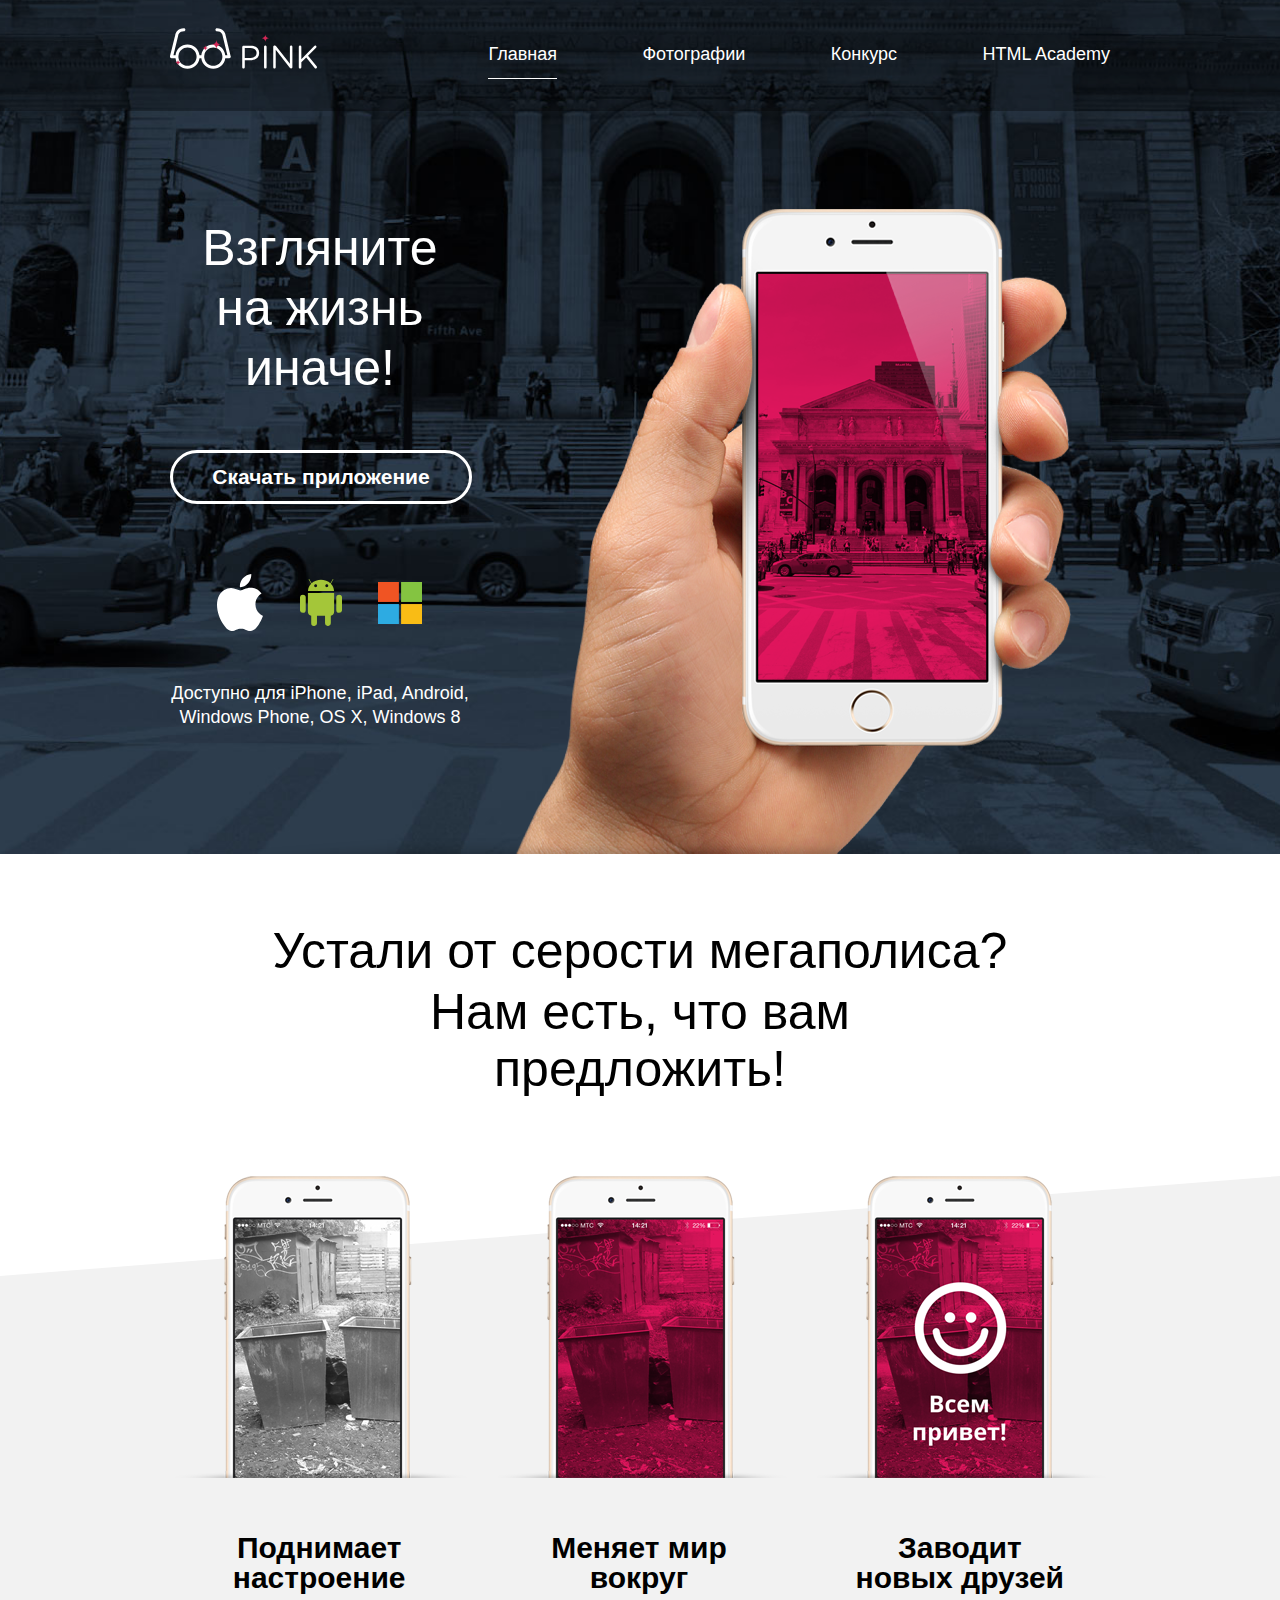
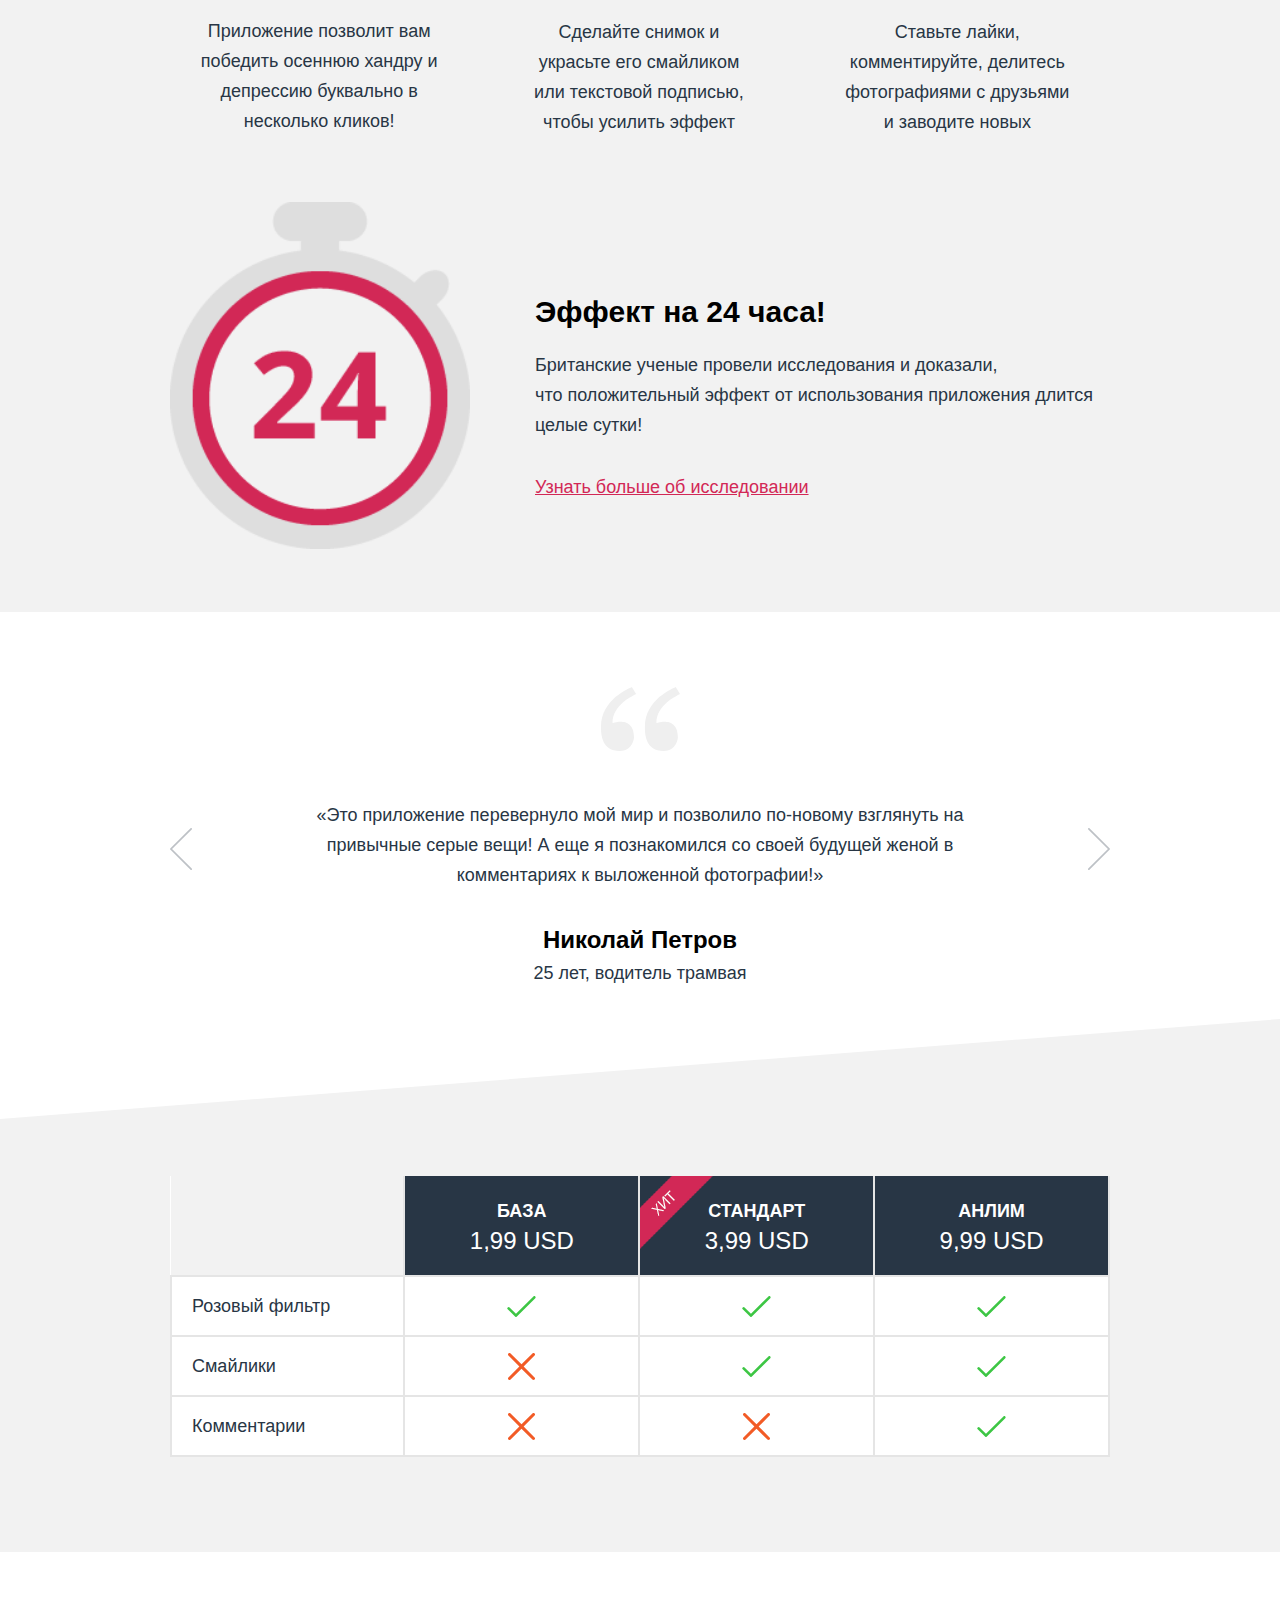
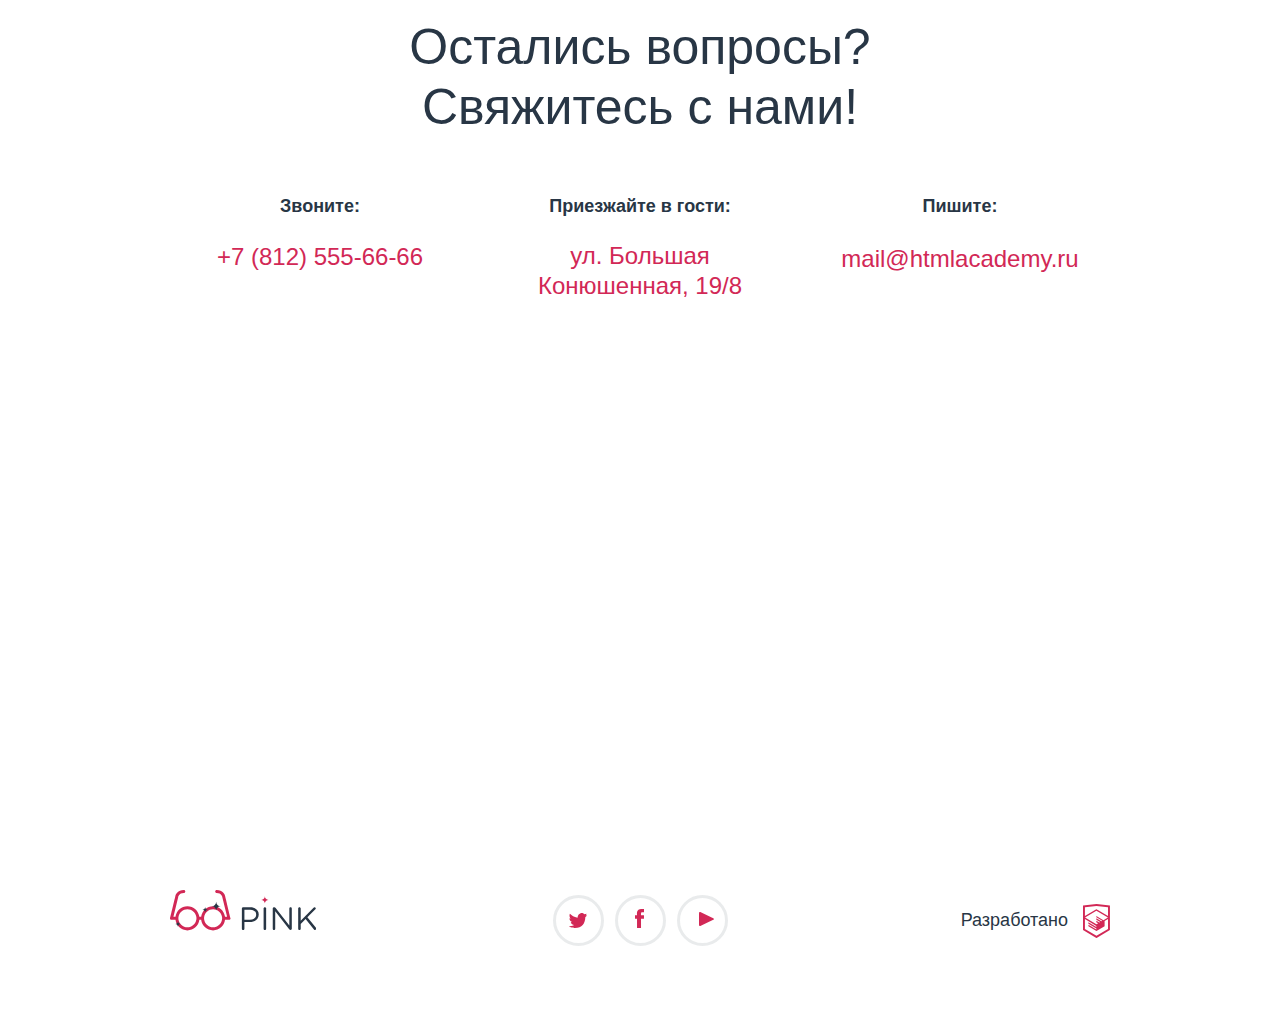
<file: index.html>
<!DOCTYPE html>
<html lang="ru">
  <head>
    <meta charset="utf-8">
    <title>HTML Academy: Пинк</title>
    <meta name="viewport" content="width=device-width,initial-scale=1">
    <link rel="preload" href="fonts/opensans.woff2" as="font">
    <link rel="preload" href="fonts/opensansbold.woff2" as="font">
    <link rel="preload" href="fonts/opensanslight.woff2" as="font">
    <link href="css/style.min.css" rel="stylesheet">
    <script src="js/picturefill.js"></script>
  </head>
  <body>
    <header>
      <nav class="main-nav main-nav--closed main-nav--nojs">
        <div class="main-nav__wrapper-desktop">
          <div class="main-nav__wrapper container">
            <a class="main-nav__logo">
              <svg class="main-nav__logo-image" x="0" y="0" width="146.3" height="40.375" viewBox="0 0 146.3 40.375" enable-background="new 0 0 146.3 40.375">
                <g class="letters">
                  <path fill="#ffffff" d="M71.874,18.661c0-0.708,0.58-1.288,1.256-1.288h7.18c5.087,0,8.436,2.704,8.436,7.146v0.063 c0,4.86-4.057,7.373-8.854,7.373h-5.475v6.825c0,0.708-0.58,1.287-1.289,1.287c-0.676,0-1.256-0.58-1.256-1.287L71.874,18.661 L71.874,18.661z M79.988,29.641c3.734,0,6.182-1.996,6.182-4.959v-0.062c0-3.221-2.414-4.894-6.053-4.894h-5.699v9.917h5.57V29.641 z"></path>
                  <path fill="#ffffff" d="M93.603,18.5c0-0.708,0.579-1.288,1.255-1.288c0.709,0,1.288,0.58,1.288,1.288v20.283 c0,0.708-0.579,1.287-1.288,1.287c-0.676,0-1.255-0.579-1.255-1.287V18.5z"></path>
                  <path fill="#ffffff" d="M102.744,18.532c0-0.676,0.58-1.256,1.256-1.256h0.354c0.58,0,0.935,0.29,1.288,0.74l13.684,17.45V18.468 c0-0.676,0.547-1.256,1.256-1.256c0.676,0,1.225,0.58,1.225,1.256v20.349c0,0.677-0.48,1.19-1.158,1.19h-0.129 c-0.548,0-0.936-0.321-1.318-0.772l-13.976-17.867v17.449c0,0.677-0.547,1.257-1.257,1.257c-0.676,0-1.223-0.58-1.223-1.257V18.532 H102.744z"></path>
                  <path fill="#ffffff" d="M128.173,18.5c0-0.708,0.58-1.288,1.257-1.288c0.708,0,1.286,0.58,1.286,1.288v12.331l12.848-13.168 c0.29-0.257,0.579-0.451,0.998-0.451c0.676,0,1.225,0.612,1.225,1.256c0,0.354-0.162,0.644-0.42,0.901l-7.984,7.92l8.564,10.561 c0.225,0.291,0.354,0.547,0.354,0.936c0,0.676-0.577,1.288-1.285,1.288c-0.482,0-0.807-0.259-1.03-0.58l-8.401-10.464l-4.863,4.861 v4.895c0,0.708-0.578,1.288-1.286,1.288c-0.677,0-1.257-0.58-1.257-1.288V18.5H128.173z"></path>
                </g>
                <path class="star" fill="#D22856" d="M98.498,9.875c-2.002,0-3.623-1.623-3.623-3.624c0,2.001-1.623,3.624-3.625,3.624 c2.002,0,3.625,1.623,3.625,3.624C94.875,11.498,96.496,9.875,98.498,9.875z"></path>
                <g class="glasses">
                  <path fill="#FFFFFF" d="M60.498,28.266"></path>
                  <path fill="#ffffff" d="M60.462,28.016c-0.002-0.009-5.175-21.365-5.175-21.365C54.926,4.303,52.694,0,46.688,0 c-0.829,0-1.5,0.671-1.5,1.5s0.671,1.5,1.5,1.5c4.856,0,5.575,3.729,5.639,4.143l4.767,19.701h-2.073 c-0.742-5.927-5.802-10.531-11.927-10.531s-11.186,4.604-11.927,10.531h-1.82c-0.741-5.927-5.802-10.531-11.927-10.531 S6.235,20.917,5.493,26.844H3.42L8.187,7.143C8.25,6.729,8.97,3,13.826,3c0.829,0,1.5-0.671,1.5-1.5S14.655,0,13.826,0 C7.82,0,5.588,4.303,5.227,6.651c0,0-5.173,21.356-5.175,21.365c-0.266,1.109,0.531,1.826,1.426,1.826 c0.012,0,0.023,0.004,0.036,0.004h3.982c0.741,5.926,5.802,10.53,11.927,10.53s11.185-4.604,11.927-10.53h1.814 c0.742,5.926,5.802,10.53,11.927,10.53s11.186-4.604,11.927-10.53H59c0.012,0,0.023-0.004,0.036-0.004 C59.931,29.842,60.728,29.125,60.462,28.016z M26.315,29.844c-0.715,4.272-4.421,7.531-8.896,7.531s-8.18-3.259-8.896-7.531 c-0.082-0.488-0.135-0.988-0.135-1.5s0.053-1.011,0.135-1.5c0.715-4.271,4.421-7.531,8.896-7.531s8.18,3.26,8.896,7.531 c0.082,0.489,0.135,0.988,0.135,1.5S26.397,29.355,26.315,29.844z M51.99,29.844c-0.716,4.272-4.421,7.531-8.896,7.531 c-4.475,0-8.181-3.259-8.896-7.531c-0.082-0.488-0.135-0.988-0.135-1.5s0.053-1.011,0.135-1.5c0.716-4.271,4.421-7.531,8.896-7.531 c4.475,0,8.181,3.26,8.896,7.531c0.082,0.489,0.135,0.988,0.135,1.5S52.072,29.355,51.99,29.844z"></path>
                </g>
                <g>
                  <g>
                    <path class="star" fill="#D22856" d="M50.686,16.125c-2.485,0-4.499-2.014-4.499-4.499c0,2.485-2.014,4.499-4.499,4.499 c2.485,0,4.499,2.014,4.499,4.499C46.187,18.139,48.2,16.125,50.686,16.125z"></path>
                  </g>
                </g>
                <g>
                  <g>
                    <path class="star" fill="#D22856" d="M37.904,19.626c-1.519,0-2.749-1.23-2.749-2.749c0,1.519-1.23,2.749-2.749,2.749 c1.519,0,2.749,1.229,2.749,2.749C35.155,20.855,36.386,19.626,37.904,19.626z"></path>
                  </g>
                </g>
                <g>
                  <g>
                    <path class="star" fill="#D22856" d="M10.734,34.072c-1.519,0-2.749-1.23-2.749-2.75c0,1.52-1.23,2.75-2.749,2.75 c1.519,0,2.749,1.229,2.749,2.748C7.985,35.303,9.215,34.072,10.734,34.072z"></path>
                  </g>
                </g>
              </svg>
            </a>
            <button class="main-nav__toggle" type="button" aria-label="Развернуть меню"></button>
          </div>
          <ul class="main-nav__list site-list">
            <li class="site-list__item site-list__item--active">
              <a>Главная</a>
            </li>
            <li class="site-list__item">
              <a href="photo.html">Фотографии</a>
            </li>
            <li class="site-list__item">
              <a href="form.html">Конкурс</a>
            </li>
            <li class="site-list__item">
              <a href="https://htmlacademy.ru/intensive/adaptive">HTML Academy</a>
            </li>
          </ul>
        </div>
      </nav>
    </header>
    <main class="page-main">
      <h1 class="visually-hidden">Pink - мобильное приложение для раскрашивания серых будней</h1>
      <section class="downloads">
        <div class="downloads__wrapper">
          <h2 class="visually-hidden">Скачать приложение</h2>
          <p class="downloads__slogan page-heading container">Взгляните на жизнь иначе!</p>
          <div class="downloads__wrapper-app">
            <a class="downloads__app-store button button--downloads container" href="https://www.apple.com/ru/ios/app-store/">Скачать приложение</a>
            <ul class="downloads__list container">
              <li class="downloads__item">
              <a class="downloads__link downloads__link--apple" href="https://www.apple.com/ru/ios/app-store/" aria-label="Ссылка на скачивание приложения в App Store"></a>
              </li>
              <li class="downloads__item">
              <a class="downloads__link downloads__link--android" href="https://play.google.com/store" aria-label="Ссылка на скачивание приложения в Google Play"></a>
              </li>
              <li class="downloads__item">
              <a class="downloads__link downloads__link--windows" href="https://www.microsoft.com/ru-ru/store/apps/windows" aria-label="Ссылка на скачивание приложения в Microsoft Store"></a>
              </li>
            </ul>
            <p class="downloads__note container">Доступно для iPhone, iPad, Android, Windows Phone, OS X, Windows 8</p>
          </div>
        </div>
      </section>
      <section class="features">
        <div class="features__wrapper">
          <h2 class="visually-hidden">Характеристики приложения</h2>
          <p class="features__ask container">Устали от серости мегаполиса?</p>
          <p class="features__answer container">Нам есть, что вам предложить!</p>
        </div>
        <div class="features__wrapper-list">
          <ul class="features__list container">
            <li class="features__item features__item--grey">
              <h3 class="features__subtitle">Поднимает настроение</h3>
              <p class="features__description">Приложение позволит вам победить осеннюю хандру и депрессию буквально в несколько кликов!</p>
            </li>
            <li class="features__item features__item--pink">
              <h3 class="features__subtitle">Меняет мир вокруг</h3>
              <p class="features__description">Сделайте снимок и украсьте его смайликом или текстовой подписью, чтобы <span>усилить эффект</span></p>
            </li>
            <li class="features__item features__item--smile">
              <h3 class="features__subtitle">Заводит новых друзей</h3>
              <p class="features__description">Ставьте лайки, комментируйте, делитесь фотографиями с друзьями и заводите новых</p>
            </li>
          </ul>
        </div>
        <aside class="features__effect">
          <div class="features__wrapper-effect container">
            <p class="features__effect-header">Эффект <span>на 24 часа!</span></p>
            <p class="features__effect-note">Британские ученые провели исследования и доказали, <span class="features__effect-line features__effect-line--one">что положительный эффект <span class="features__effect-line features__effect-line--two">от использования приложения длится целые сутки!</span></span></p>
            <a class="features__effect-link" href="features.html">Узнать больше об исследовании</a>
          </div>
        </aside>
      </section>
      <section class="reviews">
        <h2 class="visually-hidden">Отзывы о приложении</h2>
        <div class="reviews__wrapper">
          <ul class="reviews__list container">
            <li class="reviews__item">
              <p class="reviews__text">«Это приложение перевернуло мой мир и позволило по-новому взглянуть на привычные серые вещи! А еще я познакомился со своей будущей женой в комментариях к выложенной фотографии!»</p>
              <p class="reviews__name">Николай Петров</p>
              <p class="reviews__age">25 лет, водитель трамвая</p>
            </li>
          </ul>
          <ul class="reviews__buttons slider-controls container">
            <li><button class="slider-controls__button slider-controls__button--active" type="button" aria-label="Слайд 1"></button></li>
            <li><button class="slider-controls__button" type="button" aria-label="Слайд 2"></button></li>
            <li><button class="slider-controls__button" type="button" aria-label="Слайд 3"></button></li>
          </ul>
          <ul class="reviews__arrows container">
            <li><button class="reviews__arrows-left" type="button" aria-label="Назад"></button></li>
            <li><button class="reviews__arrows-right" type="button" aria-label="Вперед"></button></li>
          </ul>
        </div>
      </section>
      <section class="price">
        <h2 class="visually-hidden">Таблица цен</h2>
        <div class="price__background">
          <div class="price__wrapper">
            <table class="price__table">
              <tr class="price__tariff">
                <th class="price__tariff-title price__tariff-title--empty"></th>
                <th class="price__tariff-title">База<span>1,99 USD</span></th>
                <th class="price__tariff-title price__tariff-title--hit">Стандарт<span>3,99 USD</span></th>
                <th class="price__tariff-title">Анлим<span>9,99 USD</span></th>
              </tr>
              <tr class="price__options">
                <td class="price__option-name price__option-name--first">Розовый фильтр</td>
                <td class="price__option-name price__option-name--yes">Розовый фильтр</td>
                <td class="price__option-name price__option-name--yes">Розовый фильтр</td>
                <td class="price__option-name price__option-name--yes">Розовый фильтр</td>
              </tr>
              <tr class="price__options">
                <td class="price__option-name price__option-name--first">Смайлики</td>
                <td class="price__option-name price__option-name--no">Смайлики</td>
                <td class="price__option-name price__option-name--yes">Смайлики</td>
                <td class="price__option-name price__option-name--yes">Смайлики</td>
              </tr>
              <tr class="price__options">
                <td class="price__option-name price__option-name--first">Комментарии</td>
                <td class="price__option-name price__option-name--no">Комментарии</td>
                <td class="price__option-name price__option-name--no">Комментарии</td>
                <td class="price__option-name price__option-name--yes">Комментарии</td>
              </tr>
            </table>
          </div>
          <ul class="price__buttons slider-controls container">
            <li><button class="slider-controls__button" type="button" aria-label="Слайд 1"></button></li>
            <li><button class="slider-controls__button slider-controls__button--active" type="button" aria-label="Слайд 2"></button></li>
            <li><button class="slider-controls__button" type="button" aria-label="Слайд 3"></button></li>
          </ul>
        </div>
      </section>
      <section class="contacts">
        <h2 class="visually-hidden">Контактная информация</h2>
        <div class="contacts__wrapper container">
          <p class="contacts__heading">Остались вопросы?<span>Свяжитесь с нами!</span></p>
          <div class="contacts__wrapper-paragraph">
            <p class="contacts__paragraph contacts__paragraph--call">Звоните:<span class="contacts__details"><a href="tel:+78125556666">+7 (812) 555-66-66</a></span></p>
            <p class="contacts__paragraph contacts__paragraph--email">Пишите:<span class="contacts__details contacts__details--email">mail@htmlacademy.ru</span></p>
            <p class="contacts__paragraph contacts__paragraph--address">Приезжайте в гости:<span class="contacts__details">ул. Большая Конюшенная, 19/8</span></p>
          </div>
        </div>
      </section>
      <section class="map">
        <h2 class="visually-hidden">Адрес на карте</h2>
        <div class="map__wrapper">
          <iframe class="map__iframe container" src="https://yandex.ru/map-widget/v1/-/CBF9nKAJWA" width="320" height="200" allowfullscreen=""></iframe>
        </div>
      </section>
    </main>
    <footer class="page-footer page-footer--index container">
      <a class="page-footer__logo" href="index.html">
        <svg class="page-footer__logo-img" x="0" y="0" width="146.3" height="40.375" viewBox="0 0 146.3 40.375" enable-background="new 0 0 146.3 40.375">
          <g class="letters">
            <path fill="#283645" d="M71.874,18.661c0-0.708,0.58-1.288,1.256-1.288h7.18c5.087,0,8.436,2.704,8.436,7.146v0.063 c0,4.86-4.057,7.373-8.854,7.373h-5.475v6.825c0,0.708-0.58,1.287-1.289,1.287c-0.676,0-1.256-0.58-1.256-1.287L71.874,18.661 L71.874,18.661z M79.988,29.641c3.734,0,6.182-1.996,6.182-4.959v-0.062c0-3.221-2.414-4.894-6.053-4.894h-5.699v9.917h5.57V29.641 z"></path>
            <path fill="#283645" d="M93.603,18.5c0-0.708,0.579-1.288,1.255-1.288c0.709,0,1.288,0.58,1.288,1.288v20.283 c0,0.708-0.579,1.287-1.288,1.287c-0.676,0-1.255-0.579-1.255-1.287V18.5z"></path>
            <path fill="#283645" d="M102.744,18.532c0-0.676,0.58-1.256,1.256-1.256h0.354c0.58,0,0.935,0.29,1.288,0.74l13.684,17.45V18.468 c0-0.676,0.547-1.256,1.256-1.256c0.676,0,1.225,0.58,1.225,1.256v20.349c0,0.677-0.48,1.19-1.158,1.19h-0.129 c-0.548,0-0.936-0.321-1.318-0.772l-13.976-17.867v17.449c0,0.677-0.547,1.257-1.257,1.257c-0.676,0-1.223-0.58-1.223-1.257V18.532 H102.744z"></path>
            <path fill="#283645" d="M128.173,18.5c0-0.708,0.58-1.288,1.257-1.288c0.708,0,1.286,0.58,1.286,1.288v12.331l12.848-13.168 c0.29-0.257,0.579-0.451,0.998-0.451c0.676,0,1.225,0.612,1.225,1.256c0,0.354-0.162,0.644-0.42,0.901l-7.984,7.92l8.564,10.561 c0.225,0.291,0.354,0.547,0.354,0.936c0,0.676-0.577,1.288-1.285,1.288c-0.482,0-0.807-0.259-1.03-0.58l-8.401-10.464l-4.863,4.861 v4.895c0,0.708-0.578,1.288-1.286,1.288c-0.677,0-1.257-0.58-1.257-1.288V18.5H128.173z"></path>
          </g>
          <path class="star" fill="#D22856" d="M98.498,9.875c-2.002,0-3.623-1.623-3.623-3.624c0,2.001-1.623,3.624-3.625,3.624 c2.002,0,3.625,1.623,3.625,3.624C94.875,11.498,96.496,9.875,98.498,9.875z"></path>
          <g class="glasses">
            <path fill="#FFFFFF" d="M60.498,28.266"></path>
            <path fill="#D22856" d="M60.462,28.016c-0.002-0.009-5.175-21.365-5.175-21.365C54.926,4.303,52.694,0,46.688,0 c-0.829,0-1.5,0.671-1.5,1.5s0.671,1.5,1.5,1.5c4.856,0,5.575,3.729,5.639,4.143l4.767,19.701h-2.073 c-0.742-5.927-5.802-10.531-11.927-10.531s-11.186,4.604-11.927,10.531h-1.82c-0.741-5.927-5.802-10.531-11.927-10.531 S6.235,20.917,5.493,26.844H3.42L8.187,7.143C8.25,6.729,8.97,3,13.826,3c0.829,0,1.5-0.671,1.5-1.5S14.655,0,13.826,0 C7.82,0,5.588,4.303,5.227,6.651c0,0-5.173,21.356-5.175,21.365c-0.266,1.109,0.531,1.826,1.426,1.826 c0.012,0,0.023,0.004,0.036,0.004h3.982c0.741,5.926,5.802,10.53,11.927,10.53s11.185-4.604,11.927-10.53h1.814 c0.742,5.926,5.802,10.53,11.927,10.53s11.186-4.604,11.927-10.53H59c0.012,0,0.023-0.004,0.036-0.004 C59.931,29.842,60.728,29.125,60.462,28.016z M26.315,29.844c-0.715,4.272-4.421,7.531-8.896,7.531s-8.18-3.259-8.896-7.531 c-0.082-0.488-0.135-0.988-0.135-1.5s0.053-1.011,0.135-1.5c0.715-4.271,4.421-7.531,8.896-7.531s8.18,3.26,8.896,7.531 c0.082,0.489,0.135,0.988,0.135,1.5S26.397,29.355,26.315,29.844z M51.99,29.844c-0.716,4.272-4.421,7.531-8.896,7.531 c-4.475,0-8.181-3.259-8.896-7.531c-0.082-0.488-0.135-0.988-0.135-1.5s0.053-1.011,0.135-1.5c0.716-4.271,4.421-7.531,8.896-7.531 c4.475,0,8.181,3.26,8.896,7.531c0.082,0.489,0.135,0.988,0.135,1.5S52.072,29.355,51.99,29.844z"></path>
          </g>
          <g>
            <g>
              <path class="star" fill="#283645" d="M50.686,16.125c-2.485,0-4.499-2.014-4.499-4.499c0,2.485-2.014,4.499-4.499,4.499 c2.485,0,4.499,2.014,4.499,4.499C46.187,18.139,48.2,16.125,50.686,16.125z"></path>
            </g>
          </g>
          <g>
            <g>
              <path class="star" fill="#283645" d="M37.904,19.626c-1.519,0-2.749-1.23-2.749-2.749c0,1.519-1.23,2.749-2.749,2.749 c1.519,0,2.749,1.229,2.749,2.749C35.155,20.855,36.386,19.626,37.904,19.626z"></path>
            </g>
          </g>
          <g>
            <g>
              <path class="star" fill="#283645" d="M10.734,34.072c-1.519,0-2.749-1.23-2.749-2.75c0,1.52-1.23,2.75-2.749,2.75 c1.519,0,2.749,1.229,2.749,2.748C7.985,35.303,9.215,34.072,10.734,34.072z"></path>
            </g>
          </g>
        </svg>
      </a>
      <ul class="social-list">
        <li class="social-list__item social-list__item--twitter">
          <a class="social-list__link social-list__link--twitter" href="" aria-label="Pink в Twitter"></a>
        </li>
        <li class="social-list__item social-list__item--facebook">
          <a class="social-list__link social-list__link--facebook" href="" aria-label="Pink в Facebook"></a>
        </li>
        <li class="social-list__item social-list__item--youtube">
          <a class="social-list__link social-list__link--youtube" href="" aria-label="Pink в Youtube"></a>
        </li>
      </ul>
      <div class="copyright">
        <span class="copyright__text">Разработано</span>
        <a class="copyright__logo" href="https://htmlacademy.ru/intensive/adaptive">
          <svg x="0" y="0" width="26.943" height="34.09" viewBox="0 0 26.943 34.09" enable-background="new 0 0 26.943 34.09">
            <path fill="#d22856" d="M13.62,0.017L13.472,0L0,1.412v24.661l13.472,8.017l13.43-7.99l0.042-0.026V1.412L13.62,0.017z M25.019,12.127L13.495,5.334 l-0.001-0.104L13.407,5.28l-0.088-0.056v0.109L1.925,12.118V3.147l11.547-1.212l11.547,1.212V12.127z M13.405,6.787L24.923,13.5 l-4.479,2.64l-7.093-4.221l-0.013,1.415l5.904,3.513l-0.86,0.507l-5.031-2.992l-0.013,1.415l3.827,2.275l-0.782,0.523l-3.032-1.787 l-0.013,1.413l1.852,1.091l-1.8,1.081L2.034,13.622L13.405,6.787z M1.925,15.127l11.411,6.791l0.015,1.044l-7.941-4.728L5.395,19.65 l7.979,4.796l0.017,1.076l-7.972-4.741l-0.013,1.415l8.021,4.821l0.045,0.026l8.143-4.872v-1.268l-0.011-0.148v-3.761l3.415-2.036 v10.02L13.472,31.85L1.925,24.979V15.127z"></path>
          </svg>
        </a>
      </div>
    </footer>
    <script src="js/script.js"></script>
  </body>
</html>
</file>
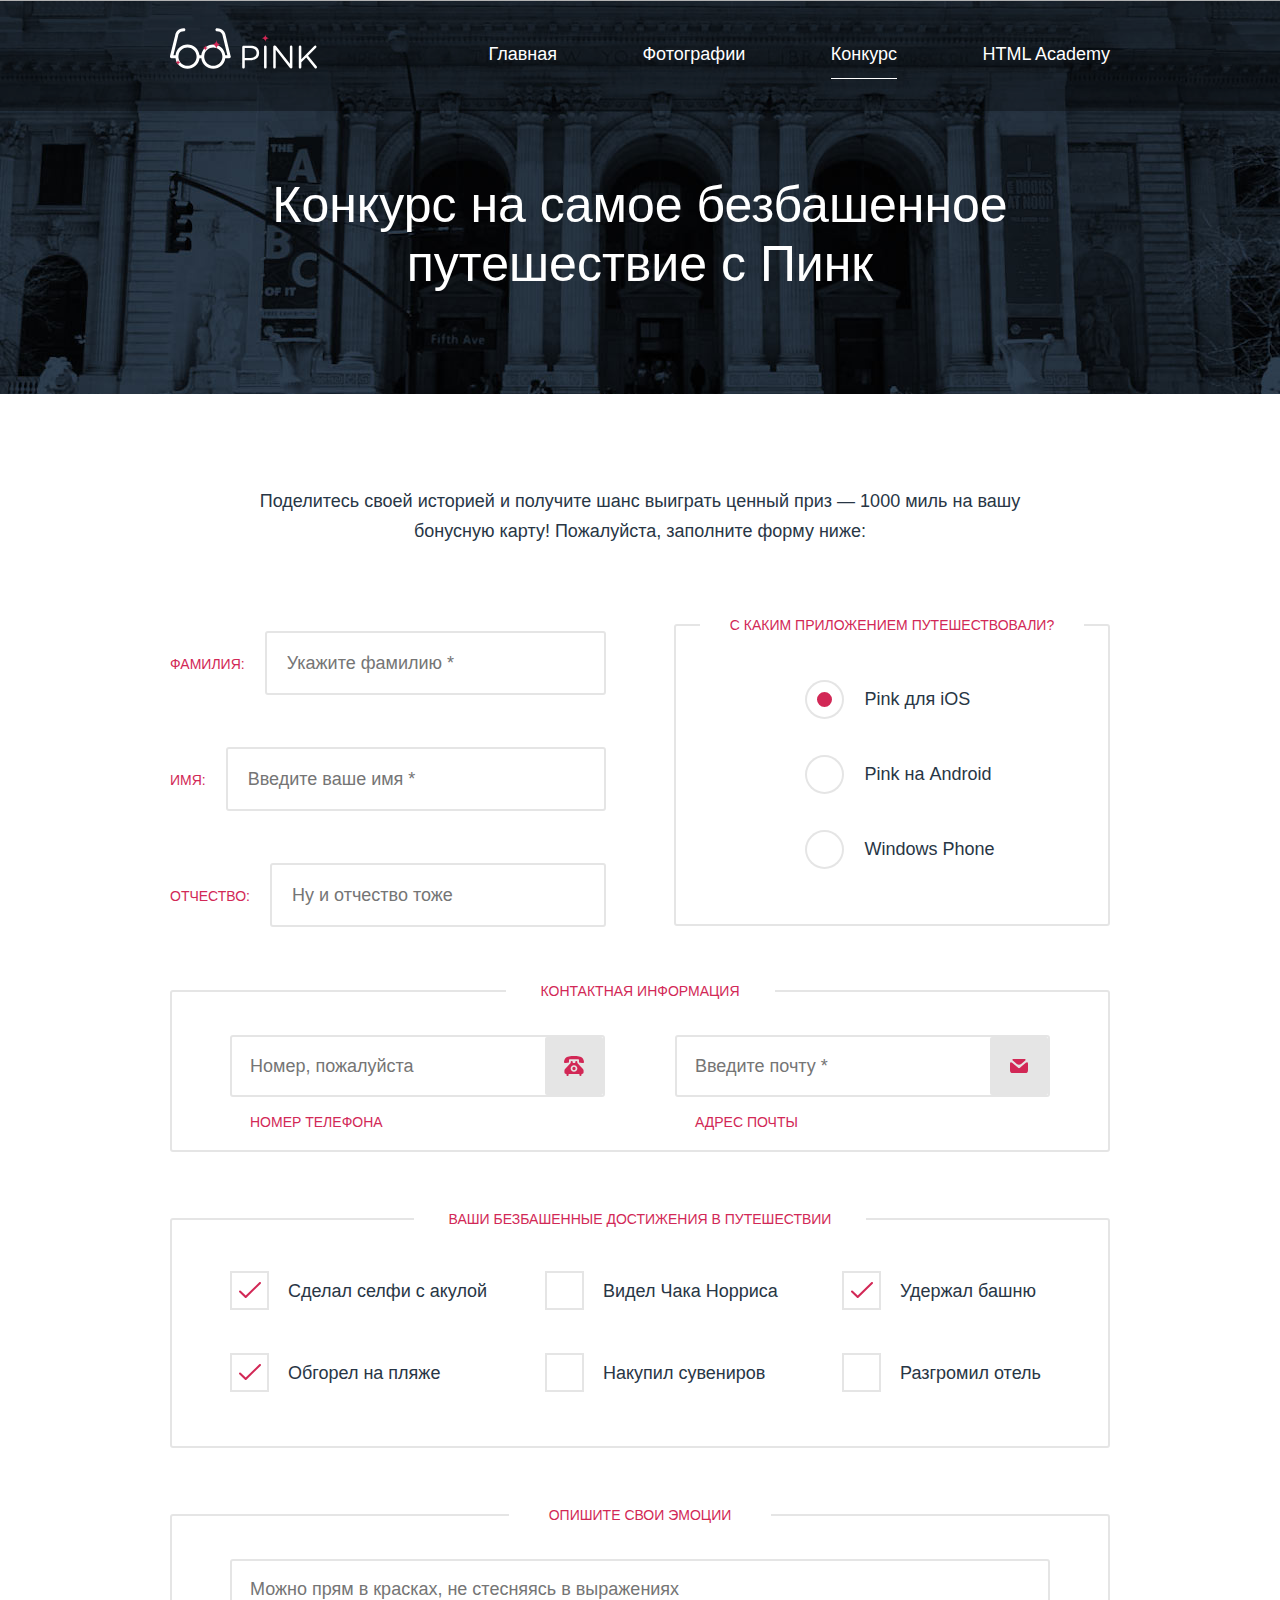
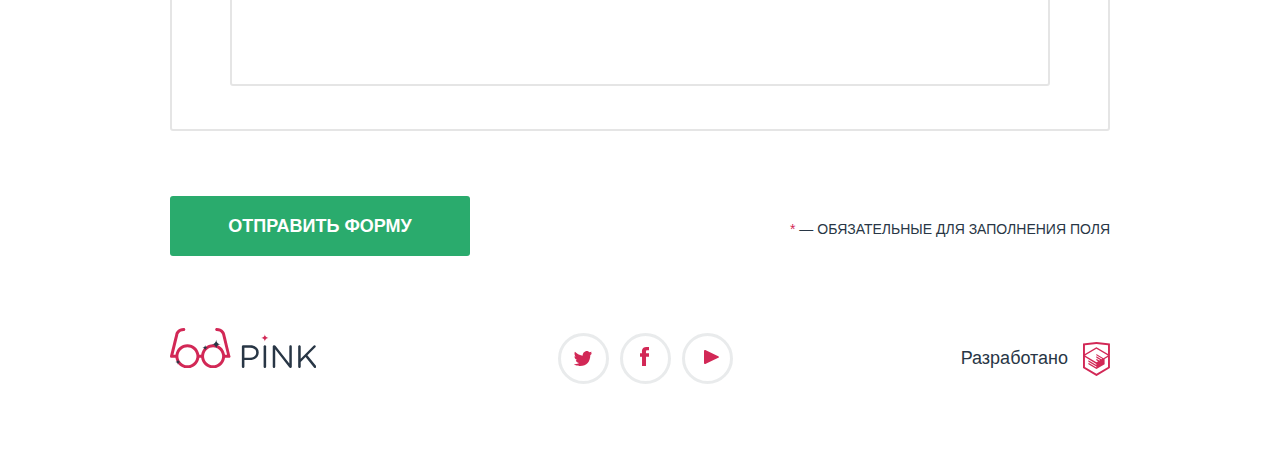
<file: form.html>
<!DOCTYPE html>
<html lang="ru">
  <head>
    <meta charset="utf-8">
    <title>HTML Academy: Пинк</title>
    <meta name="viewport" content="width=device-width,initial-scale=1">
    <link rel="preload" href="fonts/opensans.woff2" as="font">
    <link rel="preload" href="fonts/opensansbold.woff2" as="font">
    <link rel="preload" href="fonts/opensanslight.woff2" as="font">
    <link href="css/style.min.css" rel="stylesheet">
    <script src="js/picturefill.js"></script>
  </head>
  <body>
    <header>
      <nav class="main-nav main-nav--closed main-nav--nojs">
        <div class="main-nav__wrapper-desktop">
          <div class="main-nav__wrapper container">
            <a href="index.html" class="main-nav__logo">
              <svg class="main-nav__logo-image" x="0px" y="0px" width="146.3px" height="40.375px" viewBox="0 0 146.3 40.375" enable-background="new 0 0 146.3 40.375">
                <g class="letters">
                  <path fill="#ffffff" d="M71.874,18.661c0-0.708,0.58-1.288,1.256-1.288h7.18c5.087,0,8.436,2.704,8.436,7.146v0.063 c0,4.86-4.057,7.373-8.854,7.373h-5.475v6.825c0,0.708-0.58,1.287-1.289,1.287c-0.676,0-1.256-0.58-1.256-1.287L71.874,18.661 L71.874,18.661z M79.988,29.641c3.734,0,6.182-1.996,6.182-4.959v-0.062c0-3.221-2.414-4.894-6.053-4.894h-5.699v9.917h5.57V29.641 z"></path>
                  <path fill="#ffffff" d="M93.603,18.5c0-0.708,0.579-1.288,1.255-1.288c0.709,0,1.288,0.58,1.288,1.288v20.283 c0,0.708-0.579,1.287-1.288,1.287c-0.676,0-1.255-0.579-1.255-1.287V18.5z"></path>
                  <path fill="#ffffff" d="M102.744,18.532c0-0.676,0.58-1.256,1.256-1.256h0.354c0.58,0,0.935,0.29,1.288,0.74l13.684,17.45V18.468 c0-0.676,0.547-1.256,1.256-1.256c0.676,0,1.225,0.58,1.225,1.256v20.349c0,0.677-0.48,1.19-1.158,1.19h-0.129 c-0.548,0-0.936-0.321-1.318-0.772l-13.976-17.867v17.449c0,0.677-0.547,1.257-1.257,1.257c-0.676,0-1.223-0.58-1.223-1.257V18.532 H102.744z"></path>
                  <path fill="#ffffff" d="M128.173,18.5c0-0.708,0.58-1.288,1.257-1.288c0.708,0,1.286,0.58,1.286,1.288v12.331l12.848-13.168 c0.29-0.257,0.579-0.451,0.998-0.451c0.676,0,1.225,0.612,1.225,1.256c0,0.354-0.162,0.644-0.42,0.901l-7.984,7.92l8.564,10.561 c0.225,0.291,0.354,0.547,0.354,0.936c0,0.676-0.577,1.288-1.285,1.288c-0.482,0-0.807-0.259-1.03-0.58l-8.401-10.464l-4.863,4.861 v4.895c0,0.708-0.578,1.288-1.286,1.288c-0.677,0-1.257-0.58-1.257-1.288V18.5H128.173z"></path>
                </g>
                <path class="star" fill="#D22856" d="M98.498,9.875c-2.002,0-3.623-1.623-3.623-3.624c0,2.001-1.623,3.624-3.625,3.624 c2.002,0,3.625,1.623,3.625,3.624C94.875,11.498,96.496,9.875,98.498,9.875z"></path>
                <g class="glasses">
                  <path fill="#FFFFFF" d="M60.498,28.266"></path>
                  <path fill="#ffffff" d="M60.462,28.016c-0.002-0.009-5.175-21.365-5.175-21.365C54.926,4.303,52.694,0,46.688,0 c-0.829,0-1.5,0.671-1.5,1.5s0.671,1.5,1.5,1.5c4.856,0,5.575,3.729,5.639,4.143l4.767,19.701h-2.073 c-0.742-5.927-5.802-10.531-11.927-10.531s-11.186,4.604-11.927,10.531h-1.82c-0.741-5.927-5.802-10.531-11.927-10.531 S6.235,20.917,5.493,26.844H3.42L8.187,7.143C8.25,6.729,8.97,3,13.826,3c0.829,0,1.5-0.671,1.5-1.5S14.655,0,13.826,0 C7.82,0,5.588,4.303,5.227,6.651c0,0-5.173,21.356-5.175,21.365c-0.266,1.109,0.531,1.826,1.426,1.826 c0.012,0,0.023,0.004,0.036,0.004h3.982c0.741,5.926,5.802,10.53,11.927,10.53s11.185-4.604,11.927-10.53h1.814 c0.742,5.926,5.802,10.53,11.927,10.53s11.186-4.604,11.927-10.53H59c0.012,0,0.023-0.004,0.036-0.004 C59.931,29.842,60.728,29.125,60.462,28.016z M26.315,29.844c-0.715,4.272-4.421,7.531-8.896,7.531s-8.18-3.259-8.896-7.531 c-0.082-0.488-0.135-0.988-0.135-1.5s0.053-1.011,0.135-1.5c0.715-4.271,4.421-7.531,8.896-7.531s8.18,3.26,8.896,7.531 c0.082,0.489,0.135,0.988,0.135,1.5S26.397,29.355,26.315,29.844z M51.99,29.844c-0.716,4.272-4.421,7.531-8.896,7.531 c-4.475,0-8.181-3.259-8.896-7.531c-0.082-0.488-0.135-0.988-0.135-1.5s0.053-1.011,0.135-1.5c0.716-4.271,4.421-7.531,8.896-7.531 c4.475,0,8.181,3.26,8.896,7.531c0.082,0.489,0.135,0.988,0.135,1.5S52.072,29.355,51.99,29.844z"></path>
                </g>
                <g>
                  <g>
                    <path class="star" fill="#D22856" d="M50.686,16.125c-2.485,0-4.499-2.014-4.499-4.499c0,2.485-2.014,4.499-4.499,4.499 c2.485,0,4.499,2.014,4.499,4.499C46.187,18.139,48.2,16.125,50.686,16.125z"></path>
                  </g>
                </g>
                <g>
                  <g>
                    <path class="star" fill="#D22856" d="M37.904,19.626c-1.519,0-2.749-1.23-2.749-2.749c0,1.519-1.23,2.749-2.749,2.749 c1.519,0,2.749,1.229,2.749,2.749C35.155,20.855,36.386,19.626,37.904,19.626z"></path>
                  </g>
                </g>
                <g>
                  <g>
                    <path class="star" fill="#D22856" d="M10.734,34.072c-1.519,0-2.749-1.23-2.749-2.75c0,1.52-1.23,2.75-2.749,2.75 c1.519,0,2.749,1.229,2.749,2.748C7.985,35.303,9.215,34.072,10.734,34.072z"></path>
                  </g>
                </g>
              </svg>
            </a>
            <button class="main-nav__toggle" type="button" aria-label="Развернуть меню"></button>
          </div>
          <ul class="main-nav__list site-list">
            <li class="site-list__item">
              <a href="index.html">Главная</a>
            </li>
            <li class="site-list__item">
              <a href="photo.html">Фотографии</a>
            </li>
            <li class="site-list__item site-list__item--active">
              <a>Конкурс</a>
            </li>
            <li class="site-list__item">
              <a href="https://htmlacademy.ru/intensive/adaptive">HTML Academy</a>
            </li>
          </ul>
        </div>
      </nav>
    </header>
    <main class="page-form">
      <div class="page-form__wrapper">
        <h1 class="page-form__heading">Конкурс на самое безбашенное путешествие с Пинк</h1>
      </div>
      <section class="form-field">
        <div class="form-field__wrapper">
          <p class="form-field__slogan slogan">Поделитесь своей историей и получите шанс выиграть ценный приз — 1000 миль на вашу бонусную карту! <span>Пожалуйста, заполните форму ниже:</span></p>
        </div>
        <form class="form" action="https://echo.htmlacademy.ru" method="get">
          <fieldset class="form__fieldset form__fieldset--noborder form__user container">
            <p class="form__userdata form-input">
              <label class="form-input__label" for="lastname">Фамилия:</label>
              <input class="form-input__input" type="text" name="lastname" value="" placeholder="Укажите фамилию *" id="lastname" required="">
            </p>
            <p class="form__userdata form-input">
              <label class="form-input__label" for="name">Имя:</label>
              <input class="form-input__input" type="text" name="name" value="" placeholder="Введите ваше имя *" id="name" required="">
            </p>
            <p class="form__userdata form-input">
              <label class="form-input__label" for="patronymic">Отчество:</label>
              <input class="form-input__input" type="text" name="patronymic" value="" placeholder="Ну и отчество тоже" id="patronymic">
            </p>
          </fieldset>
          <div class="form__background form__achievements">
            <fieldset class="form__fieldset container">
              <legend class="form__legend">Ваши безбашенные <span>достижения в путешествии</span></legend>
              <ul class="form__list">
                <li class="form__item form__item--selfie form-checkbox">
                  <input class="form-checkbox__input visually-hidden" id="selfie" type="checkbox" name="selfie" value="" checked="">
                  <label class="form-checkbox__label" for="selfie">Сделал селфи с акулой</label>
                </li>
                <li class="form__item form__item--beach form-checkbox">
                  <input class="form-checkbox__input visually-hidden" id="beach" type="checkbox" name="beach" value="" checked="">
                  <label class="form-checkbox__label" for="beach">Обгорел на пляже</label>
                </li>
                <li class="form__item form__item--chuck form-checkbox">
                  <input class="form-checkbox__input visually-hidden" id="chuck" type="checkbox" name="chuck" value="">
                  <label class="form-checkbox__label" for="chuck">Видел Чака Норриса</label>
                </li>
                <li class="form__item form__item--gifts form-checkbox">
                  <input class="form-checkbox__input visually-hidden" id="gifts" type="checkbox" name="gifts" value="">
                  <label class="form-checkbox__label" for="gifts">Накупил сувениров</label>
                </li>
                <li class="form__item form__item--tower form-checkbox">
                  <input class="form-checkbox__input visually-hidden" id="tower" type="checkbox" name="tower" value="" checked="">
                  <label class="form-checkbox__label" for="tower">Удержал башню</label>
                </li>
                <li class="form__item form__item--hotel form-checkbox">
                  <input class="form-checkbox__input visually-hidden" id="hotel" type="checkbox" name="hotel" value="">
                  <label class="form-checkbox__label" for="hotel">Разгромил отель</label>
                </li>
              </ul>
            </fieldset>
          </div>
          <fieldset class="form__fieldset form__connect container">
            <legend class="form__legend form__legend--display">Контактная информация</legend>
            <div class="form__contacts">
              <p class="form__userdata form__userdata--contacts form-input">
                <label class="form-input__label" for="mobile">Номер телефона</label>
                <input class="form-input__input form-input__input--mobile" type="tel" name="mobile" value="" placeholder="Номер, пожалуйста" id="mobile">
                <span class="form-input__background form-input__background--mobile"></span>
              </p>
              <p class="form__userdata form__userdata--contacts form-input">
                <label class="form-input__label" for="email">Адрес почты</label>
                <input class="form-input__input form-input__input--email" type="email" name="email" value="" placeholder="Введите почту *" id="email" required="">
                <span class="form-input__background form-input__background--email"></span>
              </p>
            </div>
          </fieldset>
          <div class="form__background form__app">
            <fieldset class="form__fieldset form__fieldset--display container">
              <legend class="form__legend">С каким приложением путешествовали?</legend>
              <ul class="form__list">
                <li class="form__item form-radio">
                  <input class="form-radio__input visually-hidden" id="apple" type="radio" name="app" value="" checked="">
                  <label class="form-radio__label" for="apple">Pink для iOS</label>
                </li>
                <li class="form__item form-radio">
                  <input class="form-radio__input visually-hidden" id="android" type="radio" name="app" value="">
                  <label class="form-radio__label" for="android">Pink на Android</label>
                </li>
                <li class="form__item form-radio">
                  <input class="form-radio__input visually-hidden" id="windows" type="radio" name="app" value="">
                  <label class="form-radio__label" for="windows">Windows Phone</label>
                </li>
              </ul>
            </fieldset>
          </div>
          <div class="form__textarea form__message">
            <p class="form__note container"><span class="form__note-star">*</span> — обязательные <span class="form__note-text">для заполнения</span> поля</p>
            <fieldset class="form__fieldset container">
              <legend class="form__legend">Опишите свои эмоции</legend>
              <label class="visually-hidden" for="message">Опишите свои эмоции</label>
              <textarea class="form__area" name="message" placeholder="Можно прям в красках, не стесняясь в выражениях" id="message"></textarea>
            </fieldset>
            <div class="form__wrapper-button container">
              <button class="form__button button button--form" type="submit">Отправить форму</button>
            </div>
          </div>
        </form>
      </section>
    </main>
    <footer class="page-footer page-footer--form container">
      <a class="page-footer__logo" href="index.html">
        <svg class="page-footer__logo-img" x="0px" y="0px" width="146.3px" height="40.375px" viewBox="0 0 146.3 40.375" enable-background="new 0 0 146.3 40.375">
          <g class="letters">
            <path fill="#283645" d="M71.874,18.661c0-0.708,0.58-1.288,1.256-1.288h7.18c5.087,0,8.436,2.704,8.436,7.146v0.063 c0,4.86-4.057,7.373-8.854,7.373h-5.475v6.825c0,0.708-0.58,1.287-1.289,1.287c-0.676,0-1.256-0.58-1.256-1.287L71.874,18.661 L71.874,18.661z M79.988,29.641c3.734,0,6.182-1.996,6.182-4.959v-0.062c0-3.221-2.414-4.894-6.053-4.894h-5.699v9.917h5.57V29.641 z"></path>
            <path fill="#283645" d="M93.603,18.5c0-0.708,0.579-1.288,1.255-1.288c0.709,0,1.288,0.58,1.288,1.288v20.283 c0,0.708-0.579,1.287-1.288,1.287c-0.676,0-1.255-0.579-1.255-1.287V18.5z"></path>
            <path fill="#283645" d="M102.744,18.532c0-0.676,0.58-1.256,1.256-1.256h0.354c0.58,0,0.935,0.29,1.288,0.74l13.684,17.45V18.468 c0-0.676,0.547-1.256,1.256-1.256c0.676,0,1.225,0.58,1.225,1.256v20.349c0,0.677-0.48,1.19-1.158,1.19h-0.129 c-0.548,0-0.936-0.321-1.318-0.772l-13.976-17.867v17.449c0,0.677-0.547,1.257-1.257,1.257c-0.676,0-1.223-0.58-1.223-1.257V18.532 H102.744z"></path>
            <path fill="#283645" d="M128.173,18.5c0-0.708,0.58-1.288,1.257-1.288c0.708,0,1.286,0.58,1.286,1.288v12.331l12.848-13.168 c0.29-0.257,0.579-0.451,0.998-0.451c0.676,0,1.225,0.612,1.225,1.256c0,0.354-0.162,0.644-0.42,0.901l-7.984,7.92l8.564,10.561 c0.225,0.291,0.354,0.547,0.354,0.936c0,0.676-0.577,1.288-1.285,1.288c-0.482,0-0.807-0.259-1.03-0.58l-8.401-10.464l-4.863,4.861 v4.895c0,0.708-0.578,1.288-1.286,1.288c-0.677,0-1.257-0.58-1.257-1.288V18.5H128.173z"></path>
          </g>
          <path class="star" fill="#D22856" d="M98.498,9.875c-2.002,0-3.623-1.623-3.623-3.624c0,2.001-1.623,3.624-3.625,3.624 c2.002,0,3.625,1.623,3.625,3.624C94.875,11.498,96.496,9.875,98.498,9.875z"></path>
          <g class="glasses">
            <path fill="#FFFFFF" d="M60.498,28.266"></path>
            <path fill="#D22856" d="M60.462,28.016c-0.002-0.009-5.175-21.365-5.175-21.365C54.926,4.303,52.694,0,46.688,0 c-0.829,0-1.5,0.671-1.5,1.5s0.671,1.5,1.5,1.5c4.856,0,5.575,3.729,5.639,4.143l4.767,19.701h-2.073 c-0.742-5.927-5.802-10.531-11.927-10.531s-11.186,4.604-11.927,10.531h-1.82c-0.741-5.927-5.802-10.531-11.927-10.531 S6.235,20.917,5.493,26.844H3.42L8.187,7.143C8.25,6.729,8.97,3,13.826,3c0.829,0,1.5-0.671,1.5-1.5S14.655,0,13.826,0 C7.82,0,5.588,4.303,5.227,6.651c0,0-5.173,21.356-5.175,21.365c-0.266,1.109,0.531,1.826,1.426,1.826 c0.012,0,0.023,0.004,0.036,0.004h3.982c0.741,5.926,5.802,10.53,11.927,10.53s11.185-4.604,11.927-10.53h1.814 c0.742,5.926,5.802,10.53,11.927,10.53s11.186-4.604,11.927-10.53H59c0.012,0,0.023-0.004,0.036-0.004 C59.931,29.842,60.728,29.125,60.462,28.016z M26.315,29.844c-0.715,4.272-4.421,7.531-8.896,7.531s-8.18-3.259-8.896-7.531 c-0.082-0.488-0.135-0.988-0.135-1.5s0.053-1.011,0.135-1.5c0.715-4.271,4.421-7.531,8.896-7.531s8.18,3.26,8.896,7.531 c0.082,0.489,0.135,0.988,0.135,1.5S26.397,29.355,26.315,29.844z M51.99,29.844c-0.716,4.272-4.421,7.531-8.896,7.531 c-4.475,0-8.181-3.259-8.896-7.531c-0.082-0.488-0.135-0.988-0.135-1.5s0.053-1.011,0.135-1.5c0.716-4.271,4.421-7.531,8.896-7.531 c4.475,0,8.181,3.26,8.896,7.531c0.082,0.489,0.135,0.988,0.135,1.5S52.072,29.355,51.99,29.844z"></path>
          </g>
          <g>
            <g>
              <path class="star" fill="#283645" d="M50.686,16.125c-2.485,0-4.499-2.014-4.499-4.499c0,2.485-2.014,4.499-4.499,4.499 c2.485,0,4.499,2.014,4.499,4.499C46.187,18.139,48.2,16.125,50.686,16.125z"></path>
            </g>
          </g>
          <g>
            <g>
              <path class="star" fill="#283645" d="M37.904,19.626c-1.519,0-2.749-1.23-2.749-2.749c0,1.519-1.23,2.749-2.749,2.749 c1.519,0,2.749,1.229,2.749,2.749C35.155,20.855,36.386,19.626,37.904,19.626z"></path>
            </g>
          </g>
          <g>
            <g>
              <path class="star" fill="#283645" d="M10.734,34.072c-1.519,0-2.749-1.23-2.749-2.75c0,1.52-1.23,2.75-2.749,2.75 c1.519,0,2.749,1.229,2.749,2.748C7.985,35.303,9.215,34.072,10.734,34.072z"></path>
            </g>
          </g>
        </svg>
      </a>
      <ul class="social-list">
        <li class="social-list__item social-list__item--twitter">
          <a class="social-list__link social-list__link--twitter" href="" aria-label="Pink в Twitter"></a>
        </li>
        <li class="social-list__item social-list__item--facebook">
          <a class="social-list__link social-list__link--facebook" href="" aria-label="Pink в Facebook"></a>
        </li>
        <li class="social-list__item social-list__item--youtube">
          <a class="social-list__link social-list__link--youtube" href="" aria-label="Pink в Youtube"></a>
        </li>
      </ul>
      <div class="copyright">
        <span class="copyright__text">Разработано</span>
        <a class="copyright__logo" href="https://htmlacademy.ru/intensive/adaptive">
          <svg x="0px" y="0px" width="26.943px" height="34.09px" viewBox="0 0 26.943 34.09" enable-background="new 0 0 26.943 34.09">
            <path fill="#d22856" d="M13.62,0.017L13.472,0L0,1.412v24.661l13.472,8.017l13.43-7.99l0.042-0.026V1.412L13.62,0.017z M25.019,12.127L13.495,5.334 l-0.001-0.104L13.407,5.28l-0.088-0.056v0.109L1.925,12.118V3.147l11.547-1.212l11.547,1.212V12.127z M13.405,6.787L24.923,13.5 l-4.479,2.64l-7.093-4.221l-0.013,1.415l5.904,3.513l-0.86,0.507l-5.031-2.992l-0.013,1.415l3.827,2.275l-0.782,0.523l-3.032-1.787 l-0.013,1.413l1.852,1.091l-1.8,1.081L2.034,13.622L13.405,6.787z M1.925,15.127l11.411,6.791l0.015,1.044l-7.941-4.728L5.395,19.65 l7.979,4.796l0.017,1.076l-7.972-4.741l-0.013,1.415l8.021,4.821l0.045,0.026l8.143-4.872v-1.268l-0.011-0.148v-3.761l3.415-2.036 v10.02L13.472,31.85L1.925,24.979V15.127z"></path>
          </svg>
        </a>
      </div>
    </footer>
    <section class="popup-sent modal modal--sent container">
      <h2 class="modal__heading modal__heading--sent">Ваша заявка отправлена</h2>
      <p class="modal__note modal__note--sent">Спасибо за ваше участие, ваша заявка уже поступила к нам. В ближайшее время мы рассмотрим ее и <span>оповестим вас.</span></p>
      <div class="modal__wrapper-button modal__wrapper-button--sent">
        <button class="modal__button button button--modal-sent" type="submit">Закрыть окно</button>
      </div>
    </section>
    <section class="popup-failure modal modal--failure container">
      <h2 class="modal__heading modal__heading--failure">Что-то пошло не так!</h2>
      <p class="modal__note">Проверьте поля, выделенные красным, скорее всего вы забыли их заполнить</p>
      <div class="modal__wrapper-button modal__wrapper-button--failure">
        <button class="modal__button button button--modal-failure" type="submit">Ок</button>
      </div>
    </section>
    <script src="js/script.js"></script>
  </body>
</html>
</file>
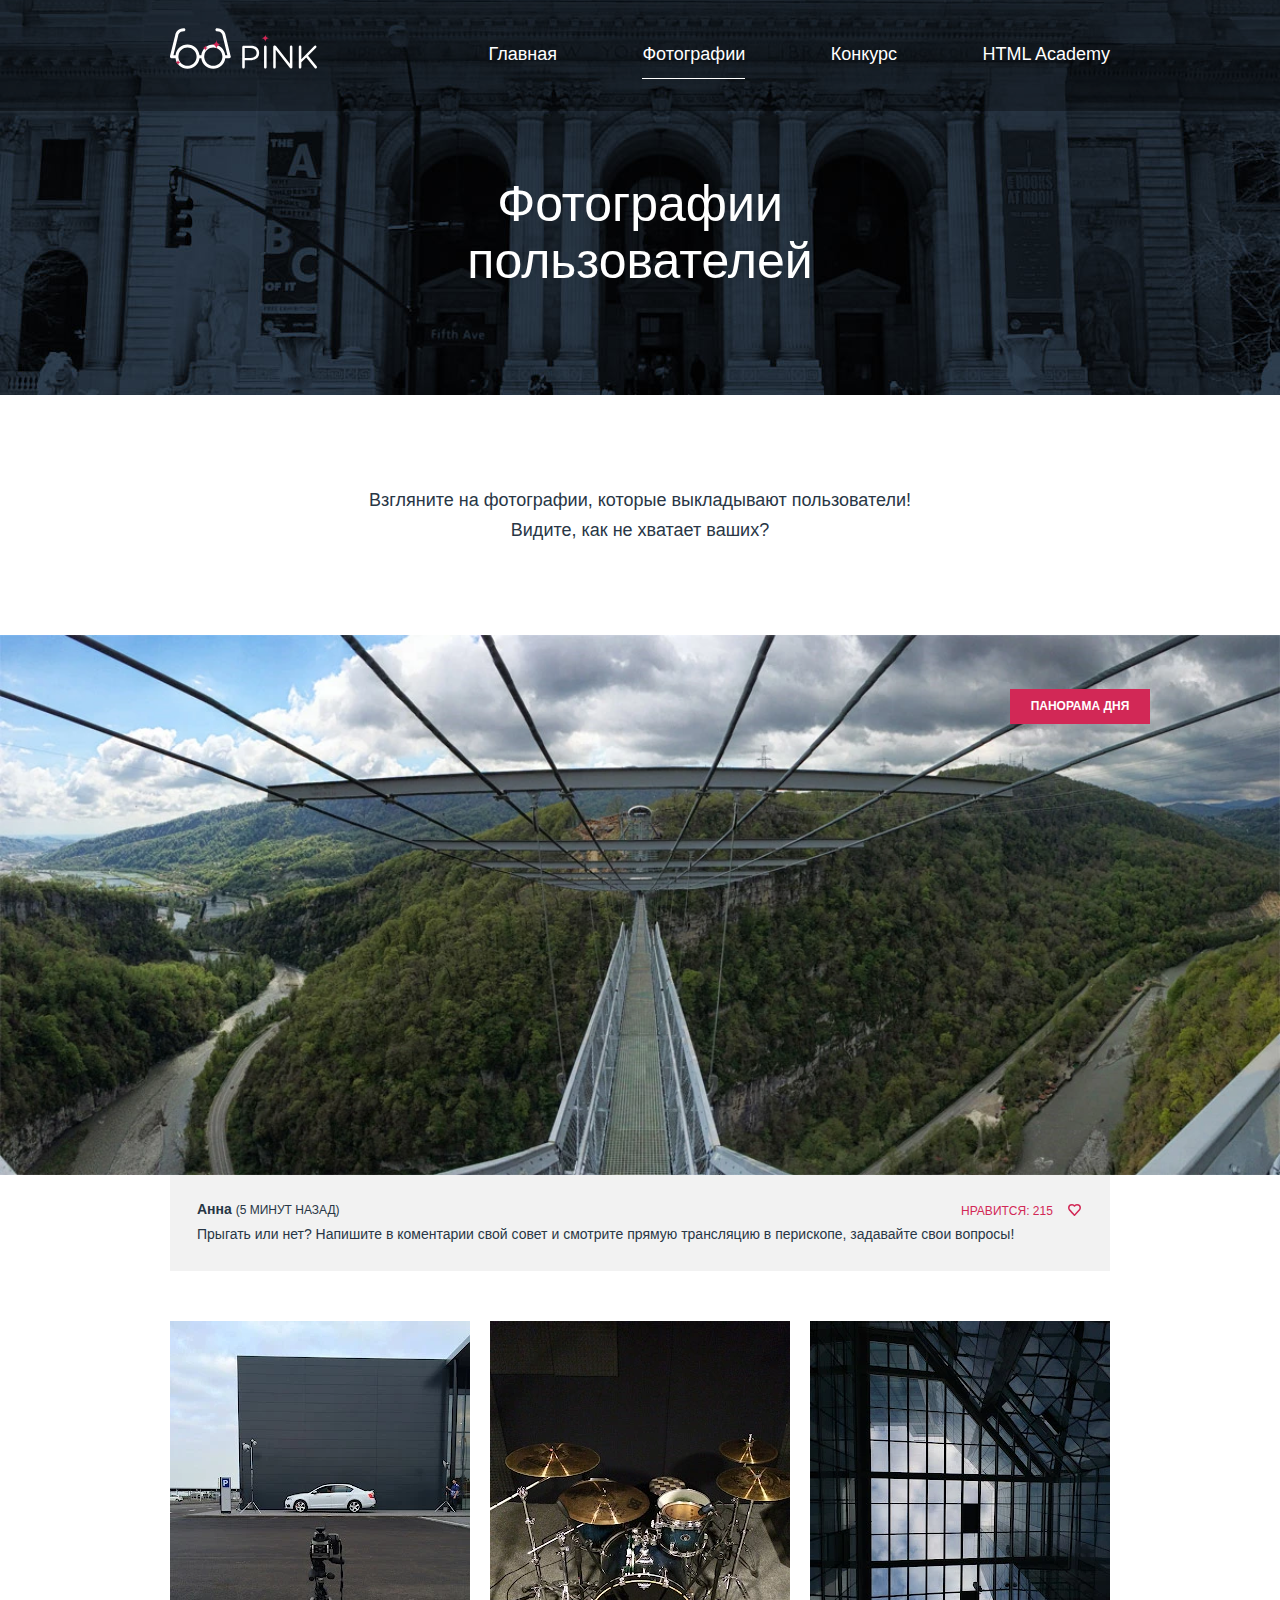
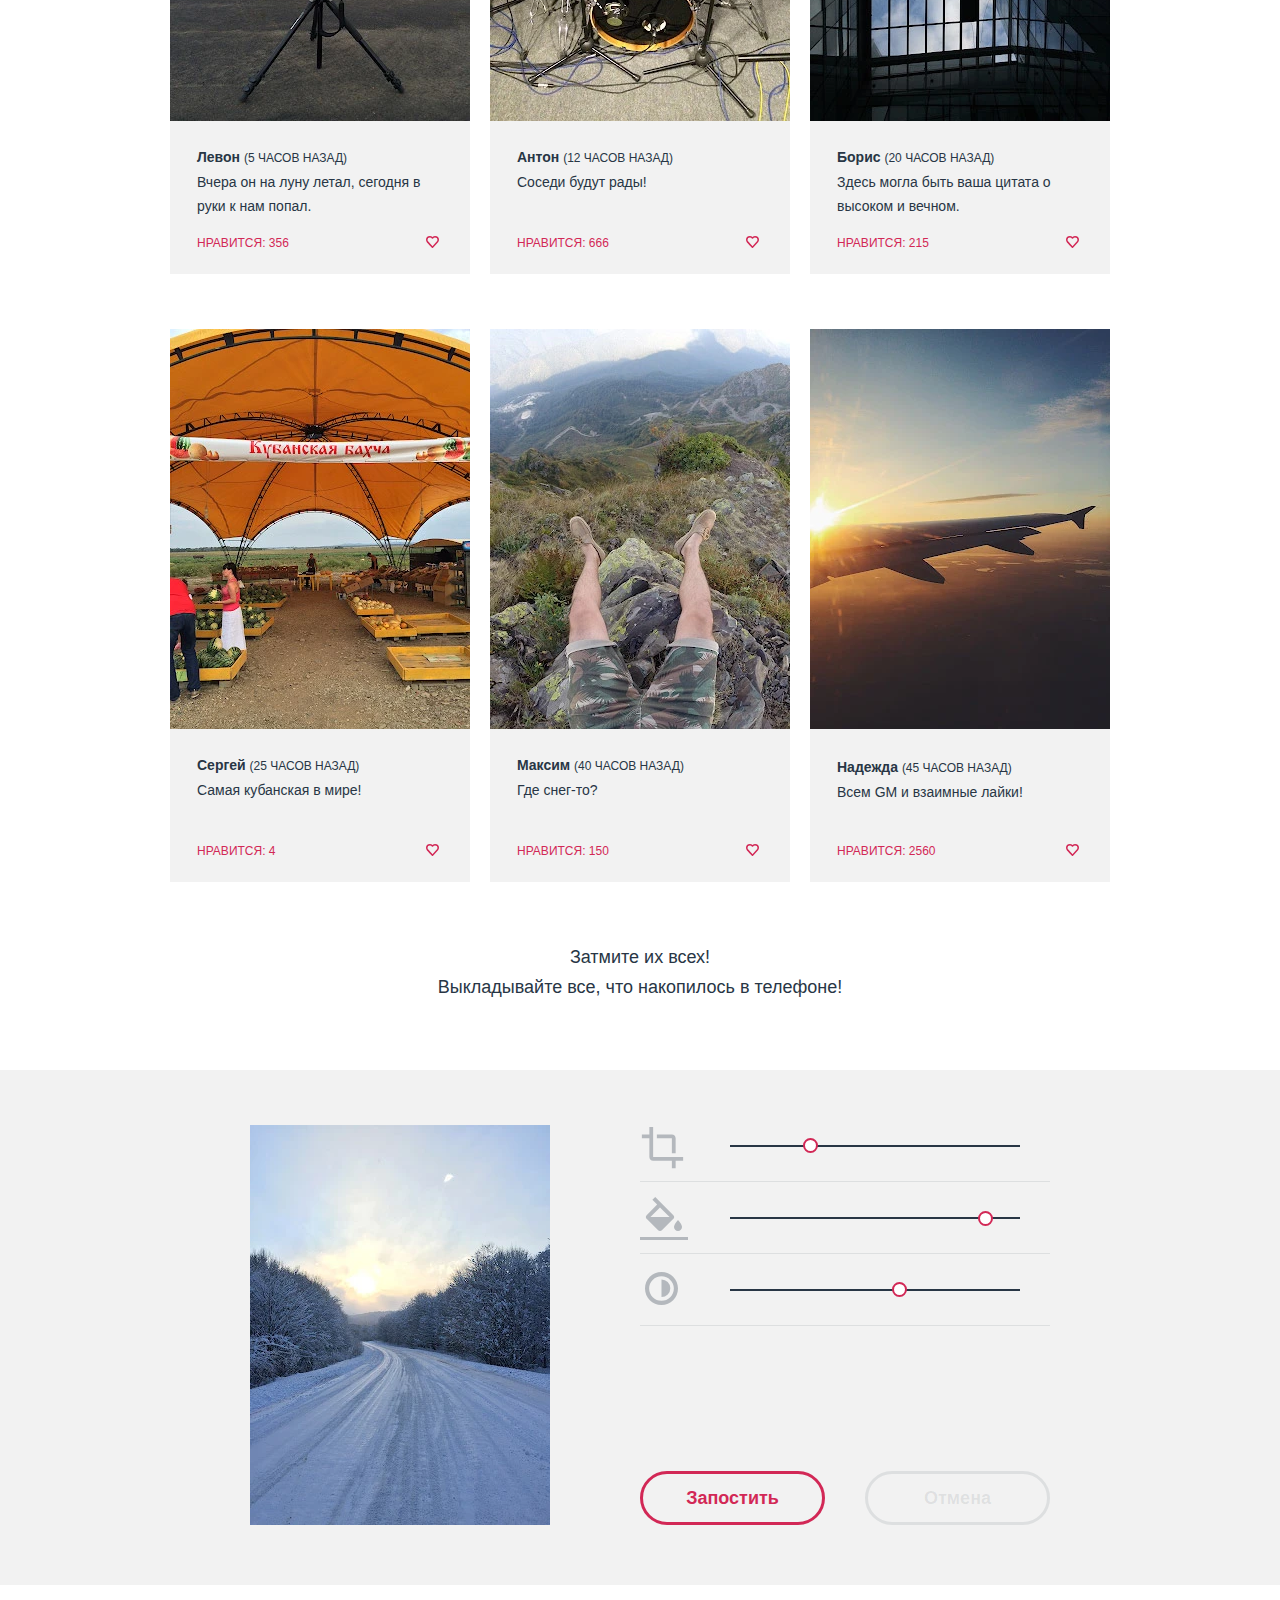
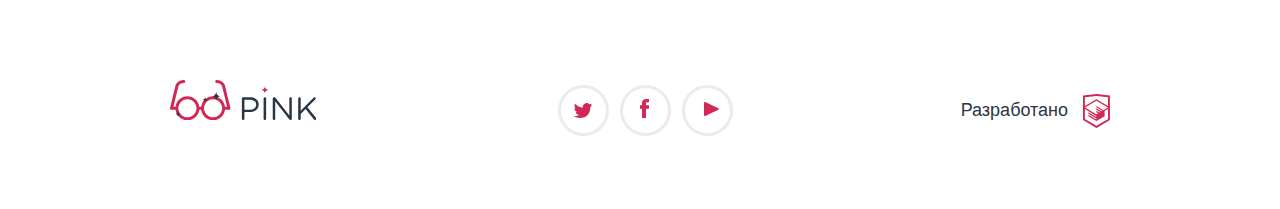
<file: photo.html>
<!DOCTYPE html>
<html lang="ru">
  <head>
    <meta charset="utf-8">
    <title>HTML Academy: Пинк</title>
    <meta name="viewport" content="width=device-width,initial-scale=1">
    <link rel="preload" href="fonts/opensans.woff2" as="font">
    <link rel="preload" href="fonts/opensansbold.woff2" as="font">
    <link rel="preload" href="fonts/opensanslight.woff2" as="font">
    <link href="css/style.min.css" rel="stylesheet">
    <script src="js/picturefill.js"></script>
  </head>
  <body>
    <header>
      <nav class="main-nav main-nav--closed main-nav--nojs">
        <div class="main-nav__wrapper-desktop">
          <div class="main-nav__wrapper container">
            <a href="index.html" class="main-nav__logo">
              <svg class="main-nav__logo-image" x="0px" y="0px" width="146.3px" height="40.375px" viewBox="0 0 146.3 40.375" enable-background="new 0 0 146.3 40.375">
                <g class="letters">
                  <path fill="#ffffff" d="M71.874,18.661c0-0.708,0.58-1.288,1.256-1.288h7.18c5.087,0,8.436,2.704,8.436,7.146v0.063 c0,4.86-4.057,7.373-8.854,7.373h-5.475v6.825c0,0.708-0.58,1.287-1.289,1.287c-0.676,0-1.256-0.58-1.256-1.287L71.874,18.661 L71.874,18.661z M79.988,29.641c3.734,0,6.182-1.996,6.182-4.959v-0.062c0-3.221-2.414-4.894-6.053-4.894h-5.699v9.917h5.57V29.641 z"></path>
                  <path fill="#ffffff" d="M93.603,18.5c0-0.708,0.579-1.288,1.255-1.288c0.709,0,1.288,0.58,1.288,1.288v20.283 c0,0.708-0.579,1.287-1.288,1.287c-0.676,0-1.255-0.579-1.255-1.287V18.5z"></path>
                  <path fill="#ffffff" d="M102.744,18.532c0-0.676,0.58-1.256,1.256-1.256h0.354c0.58,0,0.935,0.29,1.288,0.74l13.684,17.45V18.468 c0-0.676,0.547-1.256,1.256-1.256c0.676,0,1.225,0.58,1.225,1.256v20.349c0,0.677-0.48,1.19-1.158,1.19h-0.129 c-0.548,0-0.936-0.321-1.318-0.772l-13.976-17.867v17.449c0,0.677-0.547,1.257-1.257,1.257c-0.676,0-1.223-0.58-1.223-1.257V18.532 H102.744z"></path>
                  <path fill="#ffffff" d="M128.173,18.5c0-0.708,0.58-1.288,1.257-1.288c0.708,0,1.286,0.58,1.286,1.288v12.331l12.848-13.168 c0.29-0.257,0.579-0.451,0.998-0.451c0.676,0,1.225,0.612,1.225,1.256c0,0.354-0.162,0.644-0.42,0.901l-7.984,7.92l8.564,10.561 c0.225,0.291,0.354,0.547,0.354,0.936c0,0.676-0.577,1.288-1.285,1.288c-0.482,0-0.807-0.259-1.03-0.58l-8.401-10.464l-4.863,4.861 v4.895c0,0.708-0.578,1.288-1.286,1.288c-0.677,0-1.257-0.58-1.257-1.288V18.5H128.173z"></path>
                </g>
                <path class="star" fill="#D22856" d="M98.498,9.875c-2.002,0-3.623-1.623-3.623-3.624c0,2.001-1.623,3.624-3.625,3.624 c2.002,0,3.625,1.623,3.625,3.624C94.875,11.498,96.496,9.875,98.498,9.875z"></path>
                <g class="glasses">
                  <path fill="#FFFFFF" d="M60.498,28.266"></path>
                  <path fill="#ffffff" d="M60.462,28.016c-0.002-0.009-5.175-21.365-5.175-21.365C54.926,4.303,52.694,0,46.688,0 c-0.829,0-1.5,0.671-1.5,1.5s0.671,1.5,1.5,1.5c4.856,0,5.575,3.729,5.639,4.143l4.767,19.701h-2.073 c-0.742-5.927-5.802-10.531-11.927-10.531s-11.186,4.604-11.927,10.531h-1.82c-0.741-5.927-5.802-10.531-11.927-10.531 S6.235,20.917,5.493,26.844H3.42L8.187,7.143C8.25,6.729,8.97,3,13.826,3c0.829,0,1.5-0.671,1.5-1.5S14.655,0,13.826,0 C7.82,0,5.588,4.303,5.227,6.651c0,0-5.173,21.356-5.175,21.365c-0.266,1.109,0.531,1.826,1.426,1.826 c0.012,0,0.023,0.004,0.036,0.004h3.982c0.741,5.926,5.802,10.53,11.927,10.53s11.185-4.604,11.927-10.53h1.814 c0.742,5.926,5.802,10.53,11.927,10.53s11.186-4.604,11.927-10.53H59c0.012,0,0.023-0.004,0.036-0.004 C59.931,29.842,60.728,29.125,60.462,28.016z M26.315,29.844c-0.715,4.272-4.421,7.531-8.896,7.531s-8.18-3.259-8.896-7.531 c-0.082-0.488-0.135-0.988-0.135-1.5s0.053-1.011,0.135-1.5c0.715-4.271,4.421-7.531,8.896-7.531s8.18,3.26,8.896,7.531 c0.082,0.489,0.135,0.988,0.135,1.5S26.397,29.355,26.315,29.844z M51.99,29.844c-0.716,4.272-4.421,7.531-8.896,7.531 c-4.475,0-8.181-3.259-8.896-7.531c-0.082-0.488-0.135-0.988-0.135-1.5s0.053-1.011,0.135-1.5c0.716-4.271,4.421-7.531,8.896-7.531 c4.475,0,8.181,3.26,8.896,7.531c0.082,0.489,0.135,0.988,0.135,1.5S52.072,29.355,51.99,29.844z"></path>
                </g>
                <g>
                  <g>
                    <path class="star" fill="#D22856" d="M50.686,16.125c-2.485,0-4.499-2.014-4.499-4.499c0,2.485-2.014,4.499-4.499,4.499 c2.485,0,4.499,2.014,4.499,4.499C46.187,18.139,48.2,16.125,50.686,16.125z"></path>
                  </g>
                </g>
                <g>
                  <g>
                    <path class="star" fill="#D22856" d="M37.904,19.626c-1.519,0-2.749-1.23-2.749-2.749c0,1.519-1.23,2.749-2.749,2.749 c1.519,0,2.749,1.229,2.749,2.749C35.155,20.855,36.386,19.626,37.904,19.626z"></path>
                  </g>
                </g>
                <g>
                  <g>
                    <path class="star" fill="#D22856" d="M10.734,34.072c-1.519,0-2.749-1.23-2.749-2.75c0,1.52-1.23,2.75-2.749,2.75 c1.519,0,2.749,1.229,2.749,2.748C7.985,35.303,9.215,34.072,10.734,34.072z"></path>
                  </g>
                </g>
              </svg>
            </a>
            <button class="main-nav__toggle" type="button" aria-label="Развернуть меню"></button>
          </div>
          <ul class="main-nav__list site-list">
            <li class="site-list__item">
              <a href="index.html">Главная</a>
            </li>
            <li class="site-list__item site-list__item--active">
              <a>Фотографии</a>
            </li>
            <li class="site-list__item">
              <a href="form.html">Конкурс</a>
            </li>
            <li class="site-list__item">
              <a href="https://htmlacademy.ru/intensive/adaptive">HTML Academy</a>
            </li>
          </ul>
        </div>
      </nav>
    </header>
    <main class="page-photo">
      <div class="page-photo__wrapper">
        <h1 class="page-photo__heading">Фотографии пользователей</h1>
      </div>
      <section class="gallery">
        <div class="gallery__wrapper-slogan slogan">
            <p class="gallery__slogan">Взгляните на фотографии, которые выкладывают пользователи! Видите, как не хватает ваших?</p>
        </div>
        <div class="gallery__wrapper-panorama">
          <p class="gallery__sign container">Панорама дня</p>
          <a href="#">
            <picture>
              <source type="image/webp" media="(min-width: 960px)" srcset="img/panorama-desktop@1x.webp 1x, img/panorama-desktop@2x.webp 2x">
              <source type="image/webp" media="(min-width: 660px)" srcset="img/panorama-tablet@1x.webp 1x, img/panorama-tablet@2x.webp 2x">
              <source type="image/webp" srcset="img/panorama-mobile@1x.webp 1x, img/panorama-mobile@2x.webp 2x">
              <source media="(min-width: 960px)" srcset="img/panorama-desktop@1x.jpg 1x, img/panorama-desktop@2x.jpg 2x">
              <source media="(min-width: 660px)" srcset="img/panorama-tablet@1x.jpg 1x, img/panorama-tablet@2x.jpg 2x">
              <img class="gallery__photo" src="img/panorama-mobile@1x.jpg" width="320" height="137" srcset="img/panorama-mobile@2x.jpg 2x" alt="Фото пользователя Анна">
            </picture>
          </a>
        </div>
        <ul class="gallery__list container">
          <li class="gallery__item user-photo">
            <div class="user-photo__wrapper user-photo__wrapper--panorama">
              <p class="user-photo__name"><b>Анна</b> <span>(5 минут назад)</span></p>
              <p class="user-photo__text">Прыгать или нет? Напишите в коментарии свой совет и смотрите прямую трансляцию в перископе, задавайте свои вопросы!</p>
              <button class="user-photo__likes" type="button">Нравится: 215</button>
            </div>
          </li>
          <li class="gallery__item user-photo">
            <a href="#">
              <picture>
                <source type="image/webp" media="(min-width: 960px)" srcset="img/photo-car-desktop@1x.webp 1x, img/photo-car-desktop@2x.webp 2x">
                <source type="image/webp" media="(min-width: 660px)" srcset="img/photo-car-tablet@1x.webp 1x, img/photo-car-tablet@2x.webp 2x">
                <source type="image/webp" srcset="img/photo-car-mobile@1x.webp 1x, img/photo-car-mobile@2x.webp 2x">
                <source media="(min-width: 960px)" srcset="img/photo-car-desktop@1x.jpg 1x, img/photo-car-desktop@2x.jpg 2x">
                <source media="(min-width: 660px)" srcset="img/photo-car-tablet@1x.jpg 1x, img/photo-car-tablet@2x.jpg 2x">
                <img class="user-photo__image" src="img/photo-car-mobile@1x.jpg" width="280" height="180" srcset="img/photo-car-mobile@2x.jpg 2x" alt="Фото пользователя Левон">
              </picture>
            </a>
            <div class="user-photo__wrapper">
              <p class="user-photo__name"><b>Левон</b> <span>(5 часов назад)</span></p>
              <p class="user-photo__text">Вчера он на луну летал, сегодня в руки к нам попал.</p>
              <button class="user-photo__likes" type="button">Нравится: 356</button>
            </div>
          </li>
          <li class="gallery__item user-photo">
            <a href="#">
              <picture>
                <source type="image/webp" media="(min-width: 960px)" srcset="img/photo-drumset-desktop@1x.webp 1x, img/photo-drumset-desktop@2x.webp 2x">
                <source type="image/webp" media="(min-width: 660px)" srcset="img/photo-drumset-tablet@1x.webp 1x, img/photo-drumset-tablet@2x.webp 2x">
                <source type="image/webp" srcset="img/photo-drumset-mobile@1x.webp 1x, img/photo-drumset-mobile@2x.webp 2x">
                <source media="(min-width: 960px)" srcset="img/photo-drumset-desktop@1x.jpg 1x, img/photo-drumset-desktop@2x.jpg 2x">
                <source media="(min-width: 660px)" srcset="img/photo-drumset-tablet@1x.jpg 1x, img/photo-drumset-tablet@2x.jpg 2x">
                <img class="user-photo__image" src="img/photo-drumset-mobile@1x.jpg" width="280" height="180" srcset="img/photo-drumset-mobile@2x.jpg 2x" alt="Фото пользователя Антон">
              </picture>
            </a>
            <div class="user-photo__wrapper">
              <p class="user-photo__name"><b>Антон</b> <span>(12 часов назад)</span></p>
              <p class="user-photo__text">Соседи будут рады!</p>
              <button class="user-photo__likes" type="button">Нравится: 666</button>
            </div>
          </li>
          <li class="gallery__item user-photo">
            <a href="#">
              <picture>
                <source type="image/webp" media="(min-width: 960px)" srcset="img/photo-window-desktop@1x.webp 1x, img/photo-window-desktop@2x.webp 2x">
                <source type="image/webp" media="(min-width: 660px)" srcset="img/photo-window-tablet@1x.webp 1x, img/photo-window-tablet@2x.webp 2x">
                <source type="image/webp" srcset="img/photo-window-mobile@1x.webp 1x, img/photo-window-mobile@2x.webp 2x">
                <source media="(min-width: 960px)" srcset="img/photo-window-desktop@1x.jpg 1x, img/photo-window-desktop@2x.jpg 2x">
                <source media="(min-width: 660px)" srcset="img/photo-window-tablet@1x.jpg 1x, img/photo-window-tablet@2x.jpg 2x">
                <img class="user-photo__image" src="img/photo-window-mobile@1x.jpg" width="280" height="180" srcset="img/photo-window-mobile@2x.jpg 2x" alt="Фото пользователя Борис">
              </picture>
            </a>
            <div class="user-photo__wrapper">
              <p class="user-photo__name"><b>Борис</b> <span>(20 часов назад)</span></p>
              <p class="user-photo__text">Здесь могла быть ваша цитата о высоком и вечном.</p>
              <button class="user-photo__likes" type="button">Нравится: 215</button>
            </div>
          </li>
          <li class="gallery__item user-photo">
            <a href="#">
              <picture>
                <source type="image/webp" media="(min-width: 960px)" srcset="img/photo-fair-desktop@1x.webp 1x, img/photo-fair-desktop@2x.webp 2x">
                <source type="image/webp" media="(min-width: 660px)" srcset="img/photo-fair-tablet@1x.webp 1x, img/photo-fair-tablet@2x.webp 2x">
                <source type="image/webp" srcset="img/photo-fair-mobile@1x.webp 1x, img/photo-fair-mobile@2x.webp 2x">
                <source media="(min-width: 960px)" srcset="img/photo-fair-desktop@1x.jpg 1x, img/photo-fair-desktop@2x.jpg 2x">
                <source media="(min-width: 660px)" srcset="img/photo-fair-tablet@1x.jpg 1x, img/photo-fair-tablet@2x.jpg 2x">
                <img class="user-photo__image" src="img/photo-fair-mobile@1x.jpg" width="280" height="180" srcset="img/photo-fair-mobile@2x.jpg 2x" alt="Фото пользователя Сергей">
              </picture>
            </a>
            <div class="user-photo__wrapper">
              <p class="user-photo__name"><b>Сергей</b> <span>(25 часов назад)</span></p>
              <p class="user-photo__text">Самая кубанская в мире!</p>
              <button class="user-photo__likes" type="button">Нравится: 4</button>
            </div>
          </li>
          <li class="gallery__item user-photo">
            <a href="#">
              <picture>
                <source type="image/webp" media="(min-width: 960px)" srcset="img/photo-pov-desktop@1x.webp 1x, img/photo-pov-desktop@2x.webp 2x">
                <source type="image/webp" media="(min-width: 660px)" srcset="img/photo-pov-tablet@1x.webp 1x, img/photo-pov-tablet@2x.webp 2x">
                <source type="image/webp" srcset="img/photo-pov-mobile@1x.webp 1x, img/photo-pov-mobile@2x.webp 2x">
                <source media="(min-width: 960px)" srcset="img/photo-pov-desktop@1x.jpg 1x, img/photo-pov-desktop@2x.jpg 2x">
                <source media="(min-width: 660px)" srcset="img/photo-pov-tablet@1x.jpg 1x, img/photo-pov-tablet@2x.jpg 2x">
                <img class="user-photo__image" src="img/photo-pov-mobile@1x.jpg" width="280" height="180" srcset="img/photo-pov-mobile@2x.jpg 2x" alt="Фото пользователя Максим">
              </picture>
            </a>
            <div class="user-photo__wrapper">
              <p class="user-photo__name"><b>Максим</b> <span>(40 часов назад)</span></p>
              <p class="user-photo__text">Где снег-то?</p>
              <button class="user-photo__likes" type="button">Нравится: 150</button>
            </div>
          </li>
          <li class="gallery__item user-photo">
            <a href="#">
              <picture>
                <source type="image/webp" media="(min-width: 960px)" srcset="img/photo-wing-desktop@1x.webp 1x, img/photo-wing-desktop@2x.webp 2x">
                <source type="image/webp" media="(min-width: 660px)" srcset="img/photo-wing-tablet@1x.webp 1x, img/photo-wing-tablet@2x.webp 2x">
                <source type="image/webp" srcset="img/photo-wing-mobile@1x.webp 1x, img/photo-wing-mobile@2x.webp 2x">
                <source media="(min-width: 960px)" srcset="img/photo-wing-desktop@1x.jpg 1x, img/photo-wing-desktop@2x.jpg 2x">
                <source media="(min-width: 660px)" srcset="img/photo-wing-tablet@1x.jpg 1x, img/photo-wing-tablet@2x.jpg 2x">
                <img class="user-photo__image" src="img/photo-wing-mobile@1x.jpg" width="280" height="180" srcset="img/photo-wing-mobile@2x.jpg 2x" alt="Фото пользователя Надежда">
              </picture>
            </a>
            <div class="user-photo__wrapper">
              <p class="user-photo__name user-photo__name--nadezhda"><b>Надежда</b> <span>(45 часов назад)</span></p>
              <p class="user-photo__text">Всем GM и взаимные лайки!</p>
              <button class="user-photo__likes" type="button">Нравится: 2560</button>
            </div>
          </li>
        </ul>
      </section>
      <section class="upload">
        <h2 class="visually-hidden">Обработка и загрузка фото</h2>
        <p class="upload__note container">Затмите их всех!<br> Выкладывайте все, что накопилось в телефоне!</p>
        <div class="upload__background">
          <div class="upload__wrapper container">
            <a href="#">
              <picture>
                <source type="image/webp" media="(min-width: 960px)" srcset="img/photo-road-desktop@1x.webp 1x, img/photo-road-desktop@2x.webp 2x">
                <source type="image/webp" media="(min-width: 660px)" srcset="img/photo-road-tablet@1x.webp 1x, img/photo-road-tablet@2x.webp 2x">
                <source type="image/webp" srcset="img/photo-road-mobile@1x.webp 1x, img/photo-road-mobile@2x.webp 2x">
                <source media="(min-width: 960px)" srcset="img/photo-road-desktop@1x.jpg 1x, img/photo-road-desktop@2x.jpg 2x">
                <source media="(min-width: 660px)" srcset="img/photo-road-tablet@1x.jpg 1x, img/photo-road-tablet@2x.jpg 2x">
                <img class="upload__image" src="img/photo-road-mobile@1x.jpg" width="280" height="374" srcset="img/photo-road-mobile@2x.jpg 2x" alt="Фото для обработки">
              </picture>
            </a>
            <ul class="upload__edit-list">
              <li><button class="upload__edit-item upload__edit-item--crop" type="button" aria-label="Обрезка"></button></li>
              <li class="upload__item upload__item--off">
                <div class="upload__range upload__range--crop"><div class="upload__toggle"></div></div>
              </li>
              <li class="upload__line upload__line--off"></li>
              <li><button class="upload__edit-item upload__edit-item--fill" type="button" aria-label="Заливка"></button></li>
              <li class="upload__item upload__item--off">
                <div class="upload__range upload__range--fill"><div class="upload__toggle"></div></div>
              </li>
              <li class="upload__line upload__line--off"></li>
              <li><button class="upload__edit-item upload__edit-item--contrast" type="button" aria-label="Контрастность"></button></li>
              <li class="upload__item">
                <div class="upload__range upload__range--contrast"><div class="upload__toggle"></div></div>
              </li>
              <li class="upload__line"></li>
            </ul>
            <div class="upload__wrapper-buttons">
              <button class="upload__button button button--upload-yes" type="submit">Запостить</button>
              <button class="upload__button button button--upload-no" type="submit">Отмена</button>
            </div>
          </div>
        </div>
      </section>
    </main>
    <footer class="page-footer page-footer--photo container">
      <a class="page-footer__logo" href="index.html">
        <svg class="page-footer__logo-img" x="0px" y="0px" width="146.3px" height="40.375px" viewBox="0 0 146.3 40.375" enable-background="new 0 0 146.3 40.375">
          <g class="letters">
            <path fill="#283645" d="M71.874,18.661c0-0.708,0.58-1.288,1.256-1.288h7.18c5.087,0,8.436,2.704,8.436,7.146v0.063 c0,4.86-4.057,7.373-8.854,7.373h-5.475v6.825c0,0.708-0.58,1.287-1.289,1.287c-0.676,0-1.256-0.58-1.256-1.287L71.874,18.661 L71.874,18.661z M79.988,29.641c3.734,0,6.182-1.996,6.182-4.959v-0.062c0-3.221-2.414-4.894-6.053-4.894h-5.699v9.917h5.57V29.641 z"></path>
            <path fill="#283645" d="M93.603,18.5c0-0.708,0.579-1.288,1.255-1.288c0.709,0,1.288,0.58,1.288,1.288v20.283 c0,0.708-0.579,1.287-1.288,1.287c-0.676,0-1.255-0.579-1.255-1.287V18.5z"></path>
            <path fill="#283645" d="M102.744,18.532c0-0.676,0.58-1.256,1.256-1.256h0.354c0.58,0,0.935,0.29,1.288,0.74l13.684,17.45V18.468 c0-0.676,0.547-1.256,1.256-1.256c0.676,0,1.225,0.58,1.225,1.256v20.349c0,0.677-0.48,1.19-1.158,1.19h-0.129 c-0.548,0-0.936-0.321-1.318-0.772l-13.976-17.867v17.449c0,0.677-0.547,1.257-1.257,1.257c-0.676,0-1.223-0.58-1.223-1.257V18.532 H102.744z"></path>
            <path fill="#283645" d="M128.173,18.5c0-0.708,0.58-1.288,1.257-1.288c0.708,0,1.286,0.58,1.286,1.288v12.331l12.848-13.168 c0.29-0.257,0.579-0.451,0.998-0.451c0.676,0,1.225,0.612,1.225,1.256c0,0.354-0.162,0.644-0.42,0.901l-7.984,7.92l8.564,10.561 c0.225,0.291,0.354,0.547,0.354,0.936c0,0.676-0.577,1.288-1.285,1.288c-0.482,0-0.807-0.259-1.03-0.58l-8.401-10.464l-4.863,4.861 v4.895c0,0.708-0.578,1.288-1.286,1.288c-0.677,0-1.257-0.58-1.257-1.288V18.5H128.173z"></path>
          </g>
          <path class="star" fill="#D22856" d="M98.498,9.875c-2.002,0-3.623-1.623-3.623-3.624c0,2.001-1.623,3.624-3.625,3.624 c2.002,0,3.625,1.623,3.625,3.624C94.875,11.498,96.496,9.875,98.498,9.875z"></path>
          <g class="glasses">
            <path fill="#FFFFFF" d="M60.498,28.266"></path>
            <path fill="#D22856" d="M60.462,28.016c-0.002-0.009-5.175-21.365-5.175-21.365C54.926,4.303,52.694,0,46.688,0 c-0.829,0-1.5,0.671-1.5,1.5s0.671,1.5,1.5,1.5c4.856,0,5.575,3.729,5.639,4.143l4.767,19.701h-2.073 c-0.742-5.927-5.802-10.531-11.927-10.531s-11.186,4.604-11.927,10.531h-1.82c-0.741-5.927-5.802-10.531-11.927-10.531 S6.235,20.917,5.493,26.844H3.42L8.187,7.143C8.25,6.729,8.97,3,13.826,3c0.829,0,1.5-0.671,1.5-1.5S14.655,0,13.826,0 C7.82,0,5.588,4.303,5.227,6.651c0,0-5.173,21.356-5.175,21.365c-0.266,1.109,0.531,1.826,1.426,1.826 c0.012,0,0.023,0.004,0.036,0.004h3.982c0.741,5.926,5.802,10.53,11.927,10.53s11.185-4.604,11.927-10.53h1.814 c0.742,5.926,5.802,10.53,11.927,10.53s11.186-4.604,11.927-10.53H59c0.012,0,0.023-0.004,0.036-0.004 C59.931,29.842,60.728,29.125,60.462,28.016z M26.315,29.844c-0.715,4.272-4.421,7.531-8.896,7.531s-8.18-3.259-8.896-7.531 c-0.082-0.488-0.135-0.988-0.135-1.5s0.053-1.011,0.135-1.5c0.715-4.271,4.421-7.531,8.896-7.531s8.18,3.26,8.896,7.531 c0.082,0.489,0.135,0.988,0.135,1.5S26.397,29.355,26.315,29.844z M51.99,29.844c-0.716,4.272-4.421,7.531-8.896,7.531 c-4.475,0-8.181-3.259-8.896-7.531c-0.082-0.488-0.135-0.988-0.135-1.5s0.053-1.011,0.135-1.5c0.716-4.271,4.421-7.531,8.896-7.531 c4.475,0,8.181,3.26,8.896,7.531c0.082,0.489,0.135,0.988,0.135,1.5S52.072,29.355,51.99,29.844z"></path>
          </g>
          <g>
            <g>
              <path class="star" fill="#283645" d="M50.686,16.125c-2.485,0-4.499-2.014-4.499-4.499c0,2.485-2.014,4.499-4.499,4.499 c2.485,0,4.499,2.014,4.499,4.499C46.187,18.139,48.2,16.125,50.686,16.125z"></path>
            </g>
          </g>
          <g>
            <g>
              <path class="star" fill="#283645" d="M37.904,19.626c-1.519,0-2.749-1.23-2.749-2.749c0,1.519-1.23,2.749-2.749,2.749 c1.519,0,2.749,1.229,2.749,2.749C35.155,20.855,36.386,19.626,37.904,19.626z"></path>
            </g>
          </g>
          <g>
            <g>
              <path class="star" fill="#283645" d="M10.734,34.072c-1.519,0-2.749-1.23-2.749-2.75c0,1.52-1.23,2.75-2.749,2.75 c1.519,0,2.749,1.229,2.749,2.748C7.985,35.303,9.215,34.072,10.734,34.072z"></path>
            </g>
          </g>
        </svg>
      </a>
      <ul class="social-list">
        <li class="social-list__item social-list__item--twitter">
          <a class="social-list__link social-list__link--twitter" href="" aria-label="Pink в Twitter"></a>
        </li>
        <li class="social-list__item social-list__item--facebook">
          <a class="social-list__link social-list__link--facebook" href="" aria-label="Pink в Facebook"></a>
        </li>
        <li class="social-list__item social-list__item--youtube">
          <a class="social-list__link social-list__link--youtube" href="" aria-label="Pink в Youtube"></a>
        </li>
      </ul>
      <div class="copyright">
        <span class="copyright__text">Разработано</span>
        <a class="copyright__logo" href="https://htmlacademy.ru/intensive/adaptive">
          <svg x="0px" y="0px" width="26.943px" height="34.09px" viewBox="0 0 26.943 34.09" enable-background="new 0 0 26.943 34.09">
            <path fill="#d22856" d="M13.62,0.017L13.472,0L0,1.412v24.661l13.472,8.017l13.43-7.99l0.042-0.026V1.412L13.62,0.017z M25.019,12.127L13.495,5.334 l-0.001-0.104L13.407,5.28l-0.088-0.056v0.109L1.925,12.118V3.147l11.547-1.212l11.547,1.212V12.127z M13.405,6.787L24.923,13.5 l-4.479,2.64l-7.093-4.221l-0.013,1.415l5.904,3.513l-0.86,0.507l-5.031-2.992l-0.013,1.415l3.827,2.275l-0.782,0.523l-3.032-1.787 l-0.013,1.413l1.852,1.091l-1.8,1.081L2.034,13.622L13.405,6.787z M1.925,15.127l11.411,6.791l0.015,1.044l-7.941-4.728L5.395,19.65 l7.979,4.796l0.017,1.076l-7.972-4.741l-0.013,1.415l8.021,4.821l0.045,0.026l8.143-4.872v-1.268l-0.011-0.148v-3.761l3.415-2.036 v10.02L13.472,31.85L1.925,24.979V15.127z"></path>
          </svg>
        </a>
      </div>
    </footer>
    <script src="js/script.js"></script>
  </body>
</html>
</file>
<file: css/style.min.css>
@font-face{font-family:"Open Sans","Arial",sans-serif;font-display:optional;src:url(opensans.woff2) format("woff2"),url(opensans.woff) format("woff"),url(opensansbold.woff2) format("woff2"),url(opensansbold.woff) format("woff"),url(opensanslight.woff2) format("woff2"),url(opensanslight.woff) format("woff")}body{min-width:320px;margin:0;font-family:"Open Sans","Arial",sans-serif;font-display:optional}img{max-width:100%;height:auto}.container{width:280px;margin:0 auto;padding:0 20px}@media (min-width:660px){.container{width:620px;margin:0 auto;padding:0 20px}}@media (min-width:960px){.container{width:940px;margin:0 auto;padding:0 10px}}.main-nav,.main-nav__wrapper{display:-webkit-box;display:-ms-flexbox;display:flex;-ms-flex-wrap:wrap;flex-wrap:wrap}.main-nav{position:relative;-webkit-box-orient:vertical;-webkit-box-direction:normal;-ms-flex-direction:column;flex-direction:column}.main-nav__wrapper{-webkit-box-pack:justify;-ms-flex-pack:justify;justify-content:space-between;-webkit-box-align:center;-ms-flex-align:center;align-items:center;padding-top:2px;padding-bottom:24px;border-top:1px solid #485461;border-bottom:1px solid #000}.main-nav__logo-image{display:block;padding:0;margin-left:-71px}.main-nav__logo-image .glasses,.main-nav__logo-image .star{display:none}.main-nav__logo-image:hover path{fill:#d22856}.main-nav__logo-image:active path{fill:rgba(255,255,255,.3)}.main-nav__toggle{margin-top:18px}.main-nav__list{width:320px;margin:0 auto;padding:0;list-style:none}@media (max-width:959px){.main-nav__toggle{position:relative;top:0;right:0;display:block;width:50px;height:24px;border:0;font:inherit;color:inherit;cursor:pointer}.main-nav--closed .main-nav__toggle{background:url(../img/icon-menu-burger.svg) no-repeat 50% 50%}.main-nav--closed .main-nav__toggle:active,.main-nav--closed .main-nav__toggle:hover{background:url(../img/icon-menu-burger-red.svg) no-repeat 50% 50%}.main-nav--closed .main-nav__toggle:active{opacity:.3}.main-nav--opened .main-nav__toggle{width:24px;height:24px;background:url(../img/icon-menu-cross.svg) no-repeat 50% 50%}.main-nav--opened .main-nav__toggle:active,.main-nav--opened .main-nav__toggle:hover{background:url(../img/icon-menu-cross-red.svg) no-repeat 50% 50%}.main-nav--opened .main-nav__toggle:active{opacity:.3}.main-nav--opened{background-color:#283645}.main-nav--closed{background-color:rgba(0,0,0,.3)}.main-nav--closed .main-nav__wrapper{border:0}.main-nav--closed .site-list__item,.main-nav--nojs .main-nav__toggle{display:none}.main-nav--nojs .site-list__item{display:block}.main-nav--nojs{background-color:#283645}.main-nav--nojs .main-nav__wrapper{border-top:1px solid #485461;border-bottom:1px solid #000}}@media (min-width:660px){.main-nav__wrapper{padding-top:23px;padding-bottom:42px}.main-nav__list{width:660px}.main-nav__logo-image{width:147px;height:41px;margin-left:0}.main-nav__logo-image .glasses{display:block}}@media (min-width:960px){.main-nav{background-color:rgba(0,0,0,.3)}.main-nav__wrapper-desktop{display:-webkit-box;display:-ms-flexbox;display:flex;-webkit-box-orient:horizontal;-webkit-box-direction:normal;-ms-flex-direction:row;flex-direction:row;-webkit-box-pack:justify;-ms-flex-pack:justify;justify-content:space-between;-webkit-box-align:center;-ms-flex-align:center;align-items:center;width:960px;margin:0 auto;min-height:60px}.main-nav__wrapper{width:300px;border:0}.main-nav__logo-image{padding-top:5px}.main-nav__list{display:-webkit-box;display:-ms-flexbox;display:flex;-ms-flex-wrap:wrap;flex-wrap:wrap;-webkit-box-pack:justify;-ms-flex-pack:justify;justify-content:space-between;width:700px;padding-right:10px;padding-left:42px}.main-nav__toggle{display:none}.main-nav__logo-image .star{display:block}}.site-list{margin:0 auto;list-style:none}.site-list__item a{display:block;padding-top:17px;padding-bottom:13px;font-size:18px;line-height:32px;font-weight:700;color:#fff;text-align:center;text-transform:uppercase;text-decoration:none;border-top:1px solid #485461;border-bottom:1px solid #000}.site-list a[href]:focus,.site-list a[href]:hover{color:#d22856}.site-list a[href]:active{color:rgba(210,40,86,.3)}@media (min-width:960px){.site-list__item a{padding:12px 0 15px;font-size:18px;line-height:18px;font-weight:400;text-transform:none;border:0}.site-list a[href]:active{color:rgba(255,255,255,.3)}.site-list__item--active a{border-bottom:1px solid #fff}}.downloads{margin-top:-80px;color:#fff;text-align:center;background:#2b3848 url(../img/bg-back-mobile@1x.jpg) no-repeat 50% -35px;background-size:cover}@media (-webkit-min-device-pixel-ratio:1.5),(min-resolution:1.5dppx){.downloads{background:#2b3848 url(../img/bg-back-mobile@2x.jpg) no-repeat 50% -35px;background-size:cover}}.downloads__wrapper{background-repeat:no-repeat;background-position:36% 31%}.downloads__slogan{padding-top:100px;padding-bottom:310px;font-size:24px;line-height:32px;font-weight:300;color:#fff;background:url(../img/iphone-hand-mobile@1x.png) no-repeat 0 100%}@media (-webkit-min-device-pixel-ratio:1.5),(min-resolution:1.5dppx){.downloads__slogan{background-image:url(../img/iphone-hand-mobile@2x.png);background-size:258px 286px}}.downloads__wrapper-app{padding-top:30px;padding-bottom:10px;background-color:#1d2631}.downloads__list{display:-webkit-box;display:-ms-flexbox;display:flex;-ms-flex-wrap:wrap;flex-wrap:wrap;-webkit-box-pack:center;-ms-flex-pack:center;justify-content:center;-webkit-box-align:center;-ms-flex-align:center;align-items:center;margin-top:35px;margin-bottom:20px;list-style:none}.downloads__note{padding-bottom:18px;font-size:14px;line-height:24px;font-weight:300;color:#fff}.downloads__link{display:block;margin-left:17px;margin-right:19px;text-decoration:none;background-repeat:no-repeat;background-position:50% 50%;cursor:pointer}.downloads__link--apple{width:47px;height:57px;background-image:url(../img/logo-apple.svg)}.downloads__link--android{width:42px;height:47px;background-image:url(../img/logo-android.svg)}.downloads__link--windows{width:44px;height:42px;background-image:url(../img/logo-microsoft.svg)}@media (min-width:660px){.downloads{margin-top:-125px;background:#2b3848 url(../img/bg-back-tablet@1x.jpg) no-repeat 50% 15px;background-size:cover}.downloads__wrapper{width:620px;margin:0 auto;padding:0 20px;background:url(../img/iphone-hand-tablet@1x.png) no-repeat 45% 100%}.downloads__slogan{width:220px;margin:0;padding-top:219px;padding-bottom:15px;padding-left:40px;font-size:40px;line-height:47px;font-weight:300;background:0 0}.downloads__wrapper-app{display:-webkit-box;display:-ms-flexbox;display:flex;-ms-flex-wrap:wrap;flex-wrap:wrap;-webkit-box-orient:vertical;-webkit-box-direction:normal;-ms-flex-direction:column;flex-direction:column;padding-top:17px;background:0 0}.downloads__app-store{width:296px;margin:0}.downloads__list{width:300px;margin-top:50px;margin-left:0;padding:0}.downloads__note{width:300px;margin-top:15px;margin-bottom:80px;margin-left:0;padding-left:0;font-size:18px;line-height:24px;font-weight:300}}@media (min-width:660px) and (-webkit-min-device-pixel-ratio:1.5),(min-width:660px) and (min-resolution:1.5dppx){.downloads{background:#2b3848 url(../img/bg-back-tablet@2x.jpg) no-repeat 50% 15px;background-size:cover}.downloads__wrapper{background-image:url(../img/iphone-hand-tablet@2x.png);background-size:700px 545px}}@media (min-width:960px){.downloads{margin-top:-125px;background:#2b3848 url(../img/bg-back-desktop@1x.jpg) no-repeat 50% 0;background-size:cover}.downloads__wrapper{width:940px;margin:0 auto;padding:0 10px;background:url(../img/iphone-hand-desktop@1x.png) no-repeat -30% 100%}.downloads__wrapper-app{padding-bottom:15px}.downloads__slogan{width:240px;margin:0;padding:232px 30px 35px;font-size:50px;line-height:60px;font-weight:300}.downloads__list{margin-top:70px}.downloads__note{width:300px;margin-top:30px;margin-bottom:110px;padding:0;font-size:18px;line-height:24px;font-weight:300}}@media (min-width:960px) and (-webkit-min-device-pixel-ratio:1.5),(min-width:960px) and (min-resolution:1.5dppx){.downloads{background:#2b3848 url(../img/bg-back-desktop@2x.jpg) no-repeat 50% 23px;background-size:cover}.downloads__wrapper{background-image:url(../img/iphone-hand-desktop@2x.png);background-size:1050px 645px}}.features{margin:0;text-align:center}.features__effect{display:none;background-color:#fff;padding-top:30px}.features__wrapper-effect{display:-webkit-box;display:-ms-flexbox;display:flex;-ms-flex-wrap:wrap;flex-wrap:wrap;-webkit-box-orient:vertical;-webkit-box-direction:normal;-ms-flex-direction:column;flex-direction:column;-webkit-box-align:end;-ms-flex-align:end;align-items:flex-end;padding-top:45px;padding-bottom:30px;text-align:left}.features__wrapper{padding-top:20px;background-color:#fff}.features__answer,.features__ask{padding-top:20px;padding-bottom:6px;font-size:24px;line-height:30px;font-weight:300}.features__wrapper-list{margin-top:25px;background:#f2f2f2 url(../img/bg-triangle-white.svg) no-repeat 50% 0;background-size:contain}.features__list{padding-top:60px;padding-bottom:350px;list-style:none;background:url(../img/iphone-screen-mobile@1x.png) no-repeat 50% 100%}@media (-webkit-min-device-pixel-ratio:1.5),(min-resolution:1.5dppx){.features__list{background-image:url(../img/iphone-screen-mobile@2x.png);background-size:157px 320px}}.features__subtitle{margin:0;padding-top:20px;padding-bottom:13px;font-size:18px;line-height:24px;font-weight:700;color:#000}.features__description{margin:0;padding-bottom:10px;font-size:14px;line-height:24px;font-weight:400;color:#283645}@media (min-width:660px){.features__answer,.features__ask{font-size:40px;line-height:45px}.features__ask{padding-top:30px;padding-bottom:5px}.features__answer{width:350px;padding:0}.features__wrapper-list{margin-top:50px}.features__list{display:-webkit-box;display:-ms-flexbox;display:flex;-ms-flex-wrap:wrap;flex-wrap:wrap;-webkit-box-orient:vertical;-webkit-box-direction:normal;-ms-flex-direction:column;flex-direction:column;padding-bottom:28px;-webkit-box-align:end;-ms-flex-align:end;align-items:flex-end;text-align:left;background:url(../img/iphone-screen-3-tablet@1x.png) no-repeat 20px 5px}.features__subtitle{padding-top:15px;padding-bottom:10px}.features__description{padding-bottom:15px}.features__item{width:310px}.features__item--pink{padding-top:5px}.features__item--smile{padding-top:7px}.features__effect,.features__effect-header span,.features__item--pink span{display:block}.features__effect-header{margin:0;padding-top:22px;padding-right:142px;font-size:30px;line-height:36px;font-weight:700;color:#000}.features__effect-note{width:300px;margin:0;padding-top:10px;padding-bottom:10px;padding-right:10px;font-size:14px;line-height:24px;font-weight:400;color:#283645}.features__effect-line--two{display:block}.features__effect-link{width:310px;font-size:14px;line-height:24px;font-weight:400;color:#d22856}.features__wrapper-effect{background:url(../img/timer.png) no-repeat 20px 30px}}@media (min-width:660px) and (-webkit-min-device-pixel-ratio:1.5),(min-width:660px) and (min-resolution:1.5dppx){.features__list{background-image:url(../img/iphone-screen-3-tablet@2x.png);background-size:268px 481px}}@media (min-width:960px){.features__wrapper{padding-top:45px}.features__answer,.features__ask{font-size:50px}.features__answer{width:450px;line-height:57px}.features__ask{padding-top:25px;padding-bottom:5px;line-height:55px}.features__wrapper-list{margin-top:78px}.features__list{display:-webkit-box;display:-ms-flexbox;display:flex;-ms-flex-wrap:wrap;flex-wrap:wrap;-webkit-box-orient:horizontal;-webkit-box-direction:normal;-ms-flex-direction:row;flex-direction:row;-ms-flex-pack:distribute;justify-content:space-around;-webkit-box-align:start;-ms-flex-align:start;align-items:flex-start;padding:340px 0 30px;text-align:center;background:url(../img/iphone-screen-1-desktop@1x.png) no-repeat 5px 0,url(../img/iphone-screen-2-desktop@1x.png) no-repeat 328px 0,url(../img/iphone-screen-3-desktop@1x.png) no-repeat 647px 0}.features__item--grey{width:240px;margin-left:-7px}.features__item--grey .features__subtitle{padding-top:17px;padding-bottom:23px}.features__item--pink{width:240px}.features__effect-header span,.features__item--pink span{display:inline}.features__item--pink .features__subtitle{padding-top:12px;padding-bottom:24px;padding-left:15px}.features__item--pink .features__description{padding-left:15px}.features__item--smile{width:250px}.features__item--smile .features__subtitle{padding-top:10px;padding-bottom:24px;padding-left:22px}.features__item--smile .features__description{padding-left:17px}.features__subtitle{font-size:30px;line-height:30px}.features__description{font-size:18px;line-height:30px}.features__effect{background-color:#f2f2f2;padding-top:20px;padding-bottom:60px}.features__wrapper-effect{padding-top:70px;background-size:300px 347px;background-position:10px 0}.features__effect-header,.features__effect-link,.features__effect-note{width:575px;padding-right:0}.features__effect-line--one{display:block}.features__effect-note{padding-top:20px;padding-bottom:32px;font-size:18px;line-height:30px}.features__effect-line--two{display:inline}.features__effect-link{font-size:18px;line-height:30px;padding-bottom:20px}}@media (min-width:960px) and (-webkit-min-device-pixel-ratio:1.5),(min-width:960px) and (min-resolution:1.5dppx){.features__list{background-image:url(../img/iphone-screen-1-desktop@2x.png),url(../img/iphone-screen-2-desktop@2x.png),url(../img/iphone-screen-3-desktop@2x.png);background-size:292px 302px}}.page-photo{margin-top:-85px;color:#fff;text-align:center}.page-photo__wrapper{background:#2b3848 url(../img/bg-back-mobile@1x.jpg) no-repeat 50% 15px;background-size:cover}@media (-webkit-min-device-pixel-ratio:1.5),(min-resolution:1.5dppx){.page-photo__wrapper{background:#2b3848 url(../img/bg-back-mobile@2x.jpg) no-repeat 50% 15px;background-size:cover}}.page-photo__heading{max-width:250px;margin:0 auto;padding-top:114px;padding-bottom:80px;font-size:24px;font-weight:300;color:#fff;text-align:center;line-height:30px}@media (min-width:660px){.page-photo__wrapper{margin-top:-125px;background:#2b3848 url(../img/bg-back-tablet@1x.jpg) no-repeat 50% 15px}.page-photo__heading{max-width:500px;padding-top:200px;padding-bottom:140px;font-size:50px;line-height:57px}}@media (min-width:660px) and (-webkit-min-device-pixel-ratio:1.5),(min-width:660px) and (min-resolution:1.5dppx){.page-photo__wrapper{background:#2b3848 url(../img/bg-back-tablet@2x.jpg) no-repeat 50% 20px;background-size:180%}}@media (min-width:960px){.page-photo__wrapper{background:#2b3848 url(../img/bg-back-desktop@1x.jpg) no-repeat 50% 10px}.page-photo__heading{padding-top:190px;padding-bottom:105px}}@media (min-width:960px) and (-webkit-min-device-pixel-ratio:1.5),(min-width:960px) and (min-resolution:1.5dppx){.page-photo__wrapper{background:#2b3848 url(../img/bg-back-desktop@2x.jpg) no-repeat 50% 30px;background-size:210%}}.gallery{margin:0 auto;color:#fff}.gallery__slogan{max-width:250px;margin:0 auto}.gallery__wrapper-slogan{margin:0 auto;padding-top:45px;padding-bottom:50px;background-color:#fff}.gallery__wrapper-panorama{position:relative}.gallery__sign{position:absolute;top:0;right:20px;display:block;width:140px;height:25px;padding:5px 0;font-size:12px;line-height:24px;font-weight:700;color:#fff;text-align:center;text-transform:uppercase;background-color:#d22856}.gallery__photo{width:100%;display:block}.gallery__list{display:-webkit-box;display:-ms-flexbox;display:flex;-webkit-box-orient:vertical;-webkit-box-direction:normal;-ms-flex-direction:column;flex-direction:column;padding:0;list-style:none}.gallery__item{text-decoration:none}@media (min-width:660px){.gallery__wrapper-slogan{padding-top:94px;padding-bottom:75px}.gallery__slogan{max-width:500px}.gallery__sign{top:58px}.gallery__photo{min-height:510px;-o-object-fit:cover;object-fit:cover}.gallery__list{-webkit-box-orient:horizontal;-webkit-box-direction:normal;-ms-flex-direction:row;flex-direction:row;-ms-flex-wrap:wrap;flex-wrap:wrap;-webkit-box-pack:justify;-ms-flex-pack:justify;justify-content:space-between}}@media (min-width:960px){.gallery__wrapper-slogan{padding-top:90px;padding-bottom:90px}.gallery__slogan{max-width:600px}.gallery__photo{min-height:500px}.gallery__sign{top:54px;right:130px}}.user-photo{margin:0 0 20px;color:#283645}.user-photo a{display:block;margin:0}.user-photo--panorama a{margin:0}.user-photo__wrapper{display:-webkit-box;display:-ms-flexbox;display:flex;-ms-flex-wrap:wrap;flex-wrap:wrap;-webkit-box-orient:vertical;-webkit-box-direction:normal;-ms-flex-direction:column;flex-direction:column;-webkit-box-pack:justify;-ms-flex-pack:justify;justify-content:space-between;min-height:80px;padding:18px;text-align:left;background-color:#f2f2f2}.user-photo__image{display:block;width:100%}.user-photo__name{margin:0;font-size:14px;line-height:24px;font-weight:700;color:#283645;text-align:left}.user-photo__name--nadezhda{padding-top:2px}.user-photo__name span{font-size:12px;line-height:24px;font-weight:300;color:#283645;text-transform:uppercase}.user-photo__likes,.user-photo__text{line-height:24px;font-weight:400;text-align:left}.user-photo__text{margin:0;font-size:14px;color:#283645}.user-photo__likes{display:block;margin-top:9px;padding-left:30px;font-size:12px;color:#d22856;text-transform:uppercase;border:0;cursor:pointer;background:url(../img/icon-heart.svg) no-repeat 0 5px}@media (min-width:660px){.user-photo:not(:first-child){width:300px;margin-bottom:22px}.user-photo:first-child{-webkit-box-flex:1;-ms-flex-positive:1;flex-grow:1}.user-photo a{margin:0}.user-photo__wrapper{-webkit-box-pack:start;-ms-flex-pack:start;justify-content:flex-start;min-height:111px;margin:0 auto;padding-top:24px;padding-left:27px}.user-photo__wrapper .user-photo__likes{margin-top:auto;background-position:229px 6px}.user-photo__wrapper--panorama{position:relative;min-height:80px;margin-bottom:30px;padding-top:22px}.user-photo__wrapper--panorama .user-photo__likes{position:absolute;right:19px;top:23px;z-index:1;width:130px;background-position:107px 6px}.user-photo__wrapper--panorama .user-photo__text{width:575px;padding-bottom:7px}.user-photo__likes{padding-left:0;background-position:107px 5px}}@media (min-width:960px){.user-photo__wrapper--panorama{min-height:50px;margin-bottom:0}.user-photo__wrapper--panorama .user-photo__text{width:870px}.user-photo:first-child{margin-bottom:50px}.user-photo:not(:first-child){margin-bottom:55px}}.page-footer{display:-webkit-box;display:-ms-flexbox;display:flex;-ms-flex-wrap:wrap;flex-wrap:wrap;-webkit-box-orient:vertical;-webkit-box-direction:normal;-ms-flex-direction:column;flex-direction:column;-webkit-box-align:center;-ms-flex-align:center;align-items:center;padding-top:40px;padding-bottom:40px;background-color:#fff}.form-field__slogan span,.page-footer--index,.page-footer__logo .star{display:none}.page-footer__logo{margin-bottom:38px}.page-footer__logo:focus .letters path,.page-footer__logo:hover .letters path{fill:#d22856}.page-footer__logo:active,.social-list__item--facebook:active::before,.social-list__item--twitter:active::before,.social-list__item--youtube:active::before{opacity:.3}.copyright__logo svg:hover path,.page-footer__logo:active .letters path{fill:#283645}@media (min-width:660px){.page-footer{-webkit-box-orient:horizontal;-webkit-box-direction:normal;-ms-flex-direction:row;flex-direction:row;-webkit-box-pack:justify;-ms-flex-pack:justify;justify-content:space-between;-webkit-box-align:start;-ms-flex-align:start;align-items:flex-start;padding:0}.page-footer__logo{margin-top:5px}.page-footer--index{display:-webkit-box;display:-ms-flexbox;display:flex;-ms-flex-wrap:wrap;flex-wrap:wrap}}@media (min-width:960px){.page-footer{margin-bottom:40px}.page-footer__logo{margin-right:20px}.page-footer__logo .star{display:block}.page-footer--form .social-list,.page-footer--photo .social-list{margin-left:-5px}}.social-list{display:-webkit-box;display:-ms-flexbox;display:flex;-ms-flex-wrap:wrap;flex-wrap:wrap;-webkit-box-pack:center;-ms-flex-pack:center;justify-content:center;width:260px;margin:0 0 33px;padding:0;list-style:none;text-align:center}.social-list__item{position:relative;top:0;left:0;width:45px;height:45px;border:3px solid rgba(40,54,69,.1);border-radius:50%;cursor:pointer}.social-list__item:nth-child(2n){margin-left:11px;margin-right:11px}.social-list__item:focus,.social-list__item:hover{border:3px solid #283645}.social-list__item:active{border:3px solid rgba(40,54,69,.1)}.social-list__item--twitter::before{content:"";position:absolute;left:-2px;top:-1px;z-index:2;width:50px;height:50px;background:url(../img/icon-social-twitter.svg) no-repeat 16px 17px}.social-list__item--facebook::before{content:"";position:absolute;left:2px;top:-4px;z-index:2;width:50px;height:50px;background:url(../img/icon-social-facebook.svg) no-repeat 16px 18px}.social-list__item--youtube::before{content:"";position:absolute;left:0;top:-2px;z-index:2;width:50px;height:50px;background:url(../img/icon-social-youtube.svg) no-repeat 18px 18px}@media (min-width:660px){.social-list{margin-top:5px;margin-left:-20px}.social-list__item{width:45px;height:45px;margin-top:5px}.social-list__item--twitter::before{background-position:15px 16px}.social-list__item--facebook::before{background-position:15px 15px}.social-list__item--youtube::before{background-position:19px 16px}}@media (min-width:960px){.social-list{margin-left:-15px}}.copyright{display:-webkit-box;display:-ms-flexbox;display:flex;-ms-flex-wrap:wrap;flex-wrap:wrap;-webkit-box-pack:center;-ms-flex-pack:center;justify-content:center;-webkit-box-align:center;-ms-flex-align:center;align-items:center;padding-top:3px;font-size:14px;line-height:18px;font-weight:400;color:#283645}.copyright__logo svg{display:block}.copyright__logo svg:active path{opacity:.3}.copyright__text{padding-right:15px}@media (min-width:660px){.copyright{margin-top:15px}}@media (min-width:960px){.copyright{padding-top:2px}.copyright__text{font-size:18px;line-height:18px}.copyright__logo{margin-top:2px}}.page-form{margin-top:-80px}.page-form__wrapper{background:#2b3848 url(../img/bg-back-mobile@1x.jpg) no-repeat 50% 10px;background-size:cover}@media (-webkit-min-device-pixel-ratio:1.5),(min-resolution:1.5dppx){.page-form__wrapper{background:#2b3848 url(../img/bg-back-mobile@2x.jpg) no-repeat 50% 10px;background-size:cover}}.page-form__heading{max-width:250px;margin:0 auto;padding-top:110px;padding-bottom:53px;font-size:24px;font-weight:300;color:#fff;text-align:center;line-height:29px}@media (min-width:660px){.page-form__heading{max-width:500px;padding-top:182px;padding-bottom:80px;font-size:50px;line-height:59px}.page-form__wrapper{margin-top:-110px;background:#2b3848 url(../img/bg-back-tablet@1x.jpg) no-repeat 50% 0}}@media (min-width:660px) and (-webkit-min-device-pixel-ratio:1.5),(min-width:660px) and (min-resolution:1.5dppx){.page-form__wrapper{background:#2b3848 url(../img/bg-back-tablet@2x.jpg) no-repeat 50% 0;background-size:180%}}@media (min-width:960px){.page-form__heading{max-width:800px;padding-top:175px;padding-bottom:100px}.page-form__wrapper{margin-top:-110px;background:#2b3848 url(../img/bg-back-desktop@1x.jpg) no-repeat 50% 0}}@media (min-width:960px) and (-webkit-min-device-pixel-ratio:1.5),(min-width:960px) and (min-resolution:1.5dppx){.page-form__wrapper{background:#2b3848 url(../img/bg-back-desktop@2x.jpg) no-repeat 51% 20px;background-size:205%}}.form-field__wrapper{background-color:#fff}.form-field__slogan{max-width:275px;margin:0 auto;padding-top:45px;padding-bottom:35px}@media (min-width:660px){.form-field__slogan{max-width:500px;padding-top:92px;padding-bottom:72px}.form-field__slogan span{display:inline}}@media (min-width:960px){.form-field__slogan{max-width:800px;padding-bottom:35px}}.slogan{font-size:14px;line-height:30px;font-weight:400;color:#283645;text-align:center}@media (min-width:660px){.slogan{font-size:18px;line-height:30px}}.reviews__wrapper{margin-top:-42px;padding-top:42px;background-color:#fff}.reviews__item{display:-webkit-box;display:-ms-flexbox;display:flex;-ms-flex-wrap:wrap;flex-wrap:wrap;-webkit-box-orient:vertical;-webkit-box-direction:normal;-ms-flex-direction:column;flex-direction:column;-webkit-box-align:center;-ms-flex-align:center;align-items:center;list-style:none}.reviews__text{display:block;width:280px;margin:0;padding-bottom:30px;font-size:14px;font-weight:400;color:#283645}.reviews__age,.reviews__name,.reviews__text{line-height:30px;text-align:center}.reviews__name{-webkit-box-ordinal-group:0;-ms-flex-order:-1;order:-1;margin:0 auto;padding-bottom:13px;font-size:18px;font-weight:700;color:#000}.reviews__age{display:none;font-size:14px;font-weight:400;color:#283645}.reviews__buttons{display:-webkit-box;display:-ms-flexbox;display:flex;-webkit-box-pack:center;-ms-flex-pack:center;justify-content:center;list-style:none}.reviews__arrows{display:none}@media (min-width:660px){.reviews__wrapper{margin:0;padding:95px 0 0}.reviews__name{-webkit-box-ordinal-group:1;-ms-flex-order:0;order:0;padding-bottom:0;font-size:20px}.reviews__age{display:block;margin:0;padding-bottom:33px}.reviews__text{width:620px;padding-bottom:35px;font-size:18px}}@media (min-width:960px){.reviews__wrapper{padding-top:50px;padding-bottom:105px;background:url(../img/icon-quotes.svg) no-repeat 50% 75px}.reviews__buttons{display:none}.reviews__text{width:700px;margin-top:138px}.reviews__name{font-size:24px;padding-bottom:3px}.reviews__age{font-size:18px;padding-bottom:0}.reviews__arrows{display:-webkit-box;display:-ms-flexbox;display:flex;-ms-flex-wrap:wrap;flex-wrap:wrap;-webkit-box-pack:justify;-ms-flex-pack:justify;justify-content:space-between;margin-top:-160px;min-height:50px;list-style:none}.reviews__arrows-left,.reviews__arrows-right{width:22px;height:62px;padding:0;border:0;cursor:pointer;opacity:.3}.reviews__arrows-left{background:url(../img/icon-review-arrow-left.svg) no-repeat 0 0}.reviews__arrows-right{background:url(../img/icon-review-arrow-right.svg) no-repeat 0 0}.reviews__arrows-left:focus,.reviews__arrows-left:hover,.reviews__arrows-right:focus,.reviews__arrows-right:hover{opacity:.6}.reviews__arrows-left:active,.reviews__arrows-right:active{opacity:.1}}.price__background{margin-top:42px;padding-top:90px;padding-bottom:45px;background:#f2f2f2 url(../img/bg-triangle-white.svg) no-repeat 50% 0;background-size:contain}.price__wrapper{width:320px;margin:0 auto;overflow:hidden}.price__table{position:relative;left:-302px;width:880px;padding:0;margin-bottom:40px;background-color:#fff;border-collapse:collapse;border-right:2px solid #e5e5e5;overflow:hidden}.price__option-name--first{font-size:0}.price__tariff{height:100px;font-size:18px;line-height:30px;font-weight:700;color:#fff;text-align:center;text-transform:uppercase}.price__tariff span{display:block;font-size:24px;font-weight:300}.price__tariff-title{padding:0;background-color:#283645;border-right:2px solid #e5e5e5;border-bottom:2px solid #e5e5e5}.price__tariff-title--empty{background-color:#f2f2f2}.price__tariff-title--hit{background:#283645 url(../img/bg-hit.png) no-repeat 0 0}.price__options{height:60px;font-size:14px;line-height:30px;font-weight:400;color:#283645;text-align:left;border-bottom:2px solid #e5e5e5}.price__option-name{padding-left:23px;text-transform:uppercase;border-left:2px solid #e5e5e5;background-repeat:no-repeat}.price__option-name--yes{background-image:url(../img/icon-yes.svg);background-size:31px 21px;background-position:229px 18px}.price__option-name--no{background-image:url(../img/icon-no.svg);background-position:231px 16px}.price__buttons{display:-webkit-box;display:-ms-flexbox;display:flex;-webkit-box-pack:center;-ms-flex-pack:center;justify-content:center;list-style:none}@media (min-width:660px){.price__background{margin-top:20px;padding-bottom:30px}.price__wrapper{width:620px}.price__table{position:static;width:620px}.price__tariff{height:78px}.price__tariff-title{width:160px;padding:5px 0 0;font-size:16px;line-height:25px}.price__tariff-title span{font-size:18px;line-height:30px}.price__tariff-title--hit{background-position:-3px -10px}.price__options{height:46px}.price__option-name{font-size:0;background-position:50% 50%;padding-left:15px}.price__option-name--first{font-size:14px;text-transform:none}.price__buttons{display:none}}@media (min-width:960px){.price__background{padding-top:157px;padding-bottom:55px}.price__table,.price__wrapper{width:940px}.price__tariff{height:100px;font-size:18px}.price__tariff span{font-size:24px}.price__tariff-title{padding-top:0;font-size:18px;line-height:30px}.price__tariff-title--hit{background-position:0 0}.price__options{height:60px;font-size:18px}.price__option-name--first{font-size:18px;padding-left:20px}}.form__legend{display:block;font-size:14px;line-height:18px;font-weight:400;color:#d22856;text-align:center;text-transform:uppercase}.form__legend span{display:block}.form__legend--display{display:none}.form__list{margin:0 auto;padding:0;list-style:none}.form__fieldset{display:-webkit-box;display:-ms-flexbox;display:flex;-webkit-box-orient:vertical;-webkit-box-direction:normal;-ms-flex-direction:column;flex-direction:column;margin:0 auto;padding:0;border:0}.form__fieldset .form-input__label{display:block;padding-left:23px;color:#d22856}.form__fieldset .form-input__input{width:100%}.form__userdata{margin:0}.form__user{padding-bottom:27px}.form__user .form-input__label{margin-bottom:5px}.form__user .form-input__input{margin-bottom:15px}.form__background{background-color:#f2f2f2}.form__achievements .form__legend{margin:0;padding-top:38px}.form__achievements .form__list{margin-top:33px;padding-bottom:5px}.form__achievements .form__item{margin-bottom:32px}.form__connect{padding-top:32px;padding-bottom:26px}.form__connect .form-input__label{margin-bottom:4px}.form__connect .form-input__input{margin-bottom:17px}.form__app{padding-bottom:15px}.form__app .form__list{margin-top:30px}.form__app .form__item{margin-bottom:23px}.form__app .form__legend,.form__message .form__legend{margin:0;padding-top:38px}.form__message,.form__textarea{display:-webkit-box;display:-ms-flexbox;display:flex}.form__message{-webkit-box-orient:vertical;-webkit-box-direction:normal;-ms-flex-direction:column;flex-direction:column}.form__textarea{-ms-flex-wrap:wrap;flex-wrap:wrap;-webkit-box-pack:justify;-ms-flex-pack:justify;justify-content:space-between;-webkit-box-align:baseline;-ms-flex-align:baseline;align-items:baseline}.form__note{display:block;margin-top:35px;margin-bottom:15px;font-size:14px;line-height:30px;font-weight:400;color:#283645;text-transform:uppercase;text-align:center;-webkit-box-ordinal-group:2;-ms-flex-order:1;order:1}.form__note-star{color:#d22856}.form__note-text{display:none}.form__area{-webkit-box-sizing:border-box;box-sizing:border-box;width:100%;height:200px;resize:none;margin-top:20px;margin-bottom:50px;padding:10px 20px;font:inherit;font-size:18px;line-height:32px;font-weight:400;color:#283645;border:2px solid #e5e5e5;border-radius:3px}.form__area:focus,.form__area:hover{border:2px solid #283645}.form__area:active{border:2px solid #d22856}@media (min-width:660px){.form{display:-webkit-box;display:-ms-flexbox;display:flex;-ms-flex-wrap:wrap;flex-wrap:wrap;-webkit-box-orient:vertical;-webkit-box-direction:normal;-ms-flex-direction:column;flex-direction:column;-webkit-box-align:center;-ms-flex-align:center;align-items:center}.form__background{background:0 0}.form__fieldset{-webkit-box-sizing:border-box;box-sizing:border-box;border:2px solid #e5e5e5;border-radius:3px}.form__fieldset--noborder{border:0}.form__list{margin:0 auto;padding:0 58px;list-style:none}.form__userdata{display:-webkit-box;display:-ms-flexbox;display:flex;-webkit-box-pack:justify;-ms-flex-pack:justify;justify-content:space-between}.form__user{margin-bottom:38px;padding-bottom:0}.form__user .form__userdata{margin-bottom:35px}.form__user .form__userdata:last-child{margin-bottom:0}.form__user .form-input__label{padding-right:20px;padding-top:18px;padding-left:0}.form__app,.form__connect{-webkit-box-ordinal-group:2;-ms-flex-order:1;order:1;margin-top:5px;padding-bottom:0}.form__app .form__legend{margin:0;padding:0 30px}.form__app .form__list{margin-top:40px;margin-bottom:48px}.form__app .form__item{margin-bottom:25px}.form__connect{-webkit-box-ordinal-group:3;-ms-flex-order:2;order:2;margin-top:58px;padding-top:38px}.form__connect .form__legend{margin:0;padding:0 35px}.form__connect .form-input__label{margin:0;padding:10px 0 0 20px}.form__connect .form-input__input{-webkit-box-ordinal-group:0;-ms-flex-order:-1;order:-1;margin-bottom:0;padding-left:18px;padding-top:14px;padding-bottom:14px}.form__connect .form__userdata{-webkit-box-orient:vertical;-webkit-box-direction:normal;-ms-flex-direction:column;flex-direction:column;margin-bottom:28px;padding-left:58px;padding-right:58px}.form__achievements{-webkit-box-ordinal-group:4;-ms-flex-order:3;order:3;margin-top:56px}.form__achievements .form__legend{padding:0 35px}.form__achievements .form__list{margin-top:38px;padding-bottom:12px}.form__achievements .form__item{margin-bottom:32px}.form__message{-webkit-box-ordinal-group:5;-ms-flex-order:4;order:4;margin-top:55px}.form__message .form__legend{padding:0 40px}.form__legend span{display:inline}.form__legend--display{display:block}.form__note{position:relative;top:-79px;width:200px;margin-right:0;text-transform:uppercase;text-align:right}.form__area{width:500px;height:192px;margin:40px 60px 50px 58px;padding-left:18px;padding-top:12px}}@media (min-width:960px){.form{-webkit-box-orient:horizontal;-webkit-box-direction:normal;-ms-flex-direction:row;flex-direction:row;-webkit-box-pack:justify;-ms-flex-pack:justify;justify-content:space-between;-webkit-box-align:start;-ms-flex-align:start;align-items:flex-start;width:940px;margin:0 auto}.form__user{width:436px;margin:50px 0 0}.form__user .form-input__input{margin-bottom:0}.form__user .form__userdata{margin-bottom:52px}.form__app{margin:35px 0 0;padding:0}.form__app .form__fieldset{width:436px}.form__app .form__list{display:-webkit-box;display:-ms-flexbox;display:flex;-ms-flex-wrap:wrap;flex-wrap:wrap;-webkit-box-orient:vertical;-webkit-box-direction:normal;-ms-flex-direction:column;flex-direction:column;-webkit-box-pack:justify;-ms-flex-pack:justify;justify-content:space-between;margin-bottom:0}.form__app .form__item:last-child{margin-bottom:50px}.form__achievements,.form__message{width:940px}.form__connect{width:100%;margin:55px 0 0;padding:0 0 13px}.form__connect .form__userdata{margin:35px 0 0;padding:0}.form__contacts{display:-webkit-box;display:-ms-flexbox;display:flex;-ms-flex-wrap:wrap;flex-wrap:wrap;-webkit-box-orient:horizontal;-webkit-box-direction:normal;-ms-flex-direction:row;flex-direction:row;-webkit-box-pack:justify;-ms-flex-pack:justify;justify-content:space-between;padding-left:58px;padding-right:58px}.form__userdata--contacts{width:375px;padding:0}.form__achievements{margin-top:58px;padding:0}.form__achievements .form__list{display:-webkit-box;display:-ms-flexbox;display:flex;-ms-flex-wrap:wrap;flex-wrap:wrap;-webkit-box-orient:horizontal;-webkit-box-direction:normal;-ms-flex-direction:row;flex-direction:row;-webkit-box-pack:justify;-ms-flex-pack:justify;justify-content:space-between;margin-bottom:16px;padding:0 58px}.form__achievements .form__item{width:258px}.form__achievements .form__item--chuck{-webkit-box-ordinal-group:2;-ms-flex-order:1;order:1;width:240px}.form__achievements .form__item--tower{-webkit-box-ordinal-group:3;-ms-flex-order:2;order:2;width:208px}.form__achievements .form__item--beach{-webkit-box-ordinal-group:4;-ms-flex-order:3;order:3}.form__achievements .form__item--gifts{-webkit-box-ordinal-group:5;-ms-flex-order:4;order:4;width:240px}.form__achievements .form__item--hotel{-webkit-box-ordinal-group:6;-ms-flex-order:5;order:5;width:208px}.form__area{width:820px;height:127px;margin:35px 58px 43px;padding-left:18px}.form__wrapper-button{padding:0}.form__message{position:relative;margin-top:58px;margin-bottom:67px}.form__note{position:absolute;padding:0;width:320px;top:273px;right:0}.form__note-text{display:inline}}.contacts{margin:0 auto;padding:40px 0 35px;background:#fff}.contacts__heading,.contacts__paragraph{margin:0 auto 30px;font-size:24px;line-height:32px;font-weight:300;color:#283645;text-align:center}.contacts__paragraph{margin:0 auto;font-size:18px;line-height:24px;font-weight:700}.contacts__paragraph--call .contacts__details a{text-decoration:none;color:#d22856}.contacts__paragraph--call .contacts__details{margin-bottom:19px}.contacts__paragraph--email .contacts__details{margin-top:2px;margin-bottom:23px}.contacts__details{display:block;font-size:24px;line-height:32px;font-weight:300;color:#d22856}.contacts__details--email:focus,.contacts__details--email:hover{position:relative;color:#283645}.contacts__details--email:focus::after,.contacts__details--email:hover::after{content:"";position:absolute;left:20px;bottom:2px;width:240px;height:2px;background:#283645}.contacts__details--email:active{color:#283645;opacity:.3;text-decoration:none}@media (min-width:660px){.contacts{padding-bottom:30px}.contacts__heading{padding-top:5px;font-size:40px;line-height:49px}.contacts__heading span{display:block}.contacts__paragraph{width:280px;margin-top:13px;margin-bottom:10px;padding:0}.contacts__wrapper-paragraph{display:-webkit-box;display:-ms-flexbox;display:flex;-ms-flex-wrap:wrap;flex-wrap:wrap;margin:0}.contacts__paragraph--call{margin-left:10px}.contacts__paragraph--call span{margin:0;padding-top:3px}.contacts__paragraph--email{margin-left:30px}.contacts__paragraph--address{width:250px;margin:10px auto 0}.contacts__paragraph--address span{margin:0;padding-top:5px;line-height:30px}}@media (min-width:960px){.contacts{padding-top:60px;padding-bottom:10px}.contacts__heading{font-size:50px;line-height:60px}.contacts__paragraph{margin-top:27px}.contacts__paragraph--email{-webkit-box-ordinal-group:2;-ms-flex-order:1;order:1;margin-right:10px;margin-left:55px}.contacts__paragraph--address{-webkit-box-ordinal-group:1;-ms-flex-order:0;order:0;margin-right:0}.contacts__paragraph span{padding-top:23px}.contacts__paragraph--call{margin-right:38px}}.map{margin:0 auto;padding:0}.map__wrapper{position:relative;top:0;left:0;width:100%;height:200px;margin:0}.map__wrapper::before{content:"";position:absolute;top:0;left:0;width:100%;height:123px;background:url(../img/bg-triangle-white-footer.svg) no-repeat 50% 0;background-size:contain}.map__iframe{width:100%;height:200px;padding:0;border:0}@media (min-width:660px){.map{margin-bottom:30px}.map__iframe,.map__wrapper{height:374px}}@media (min-width:960px){.map{margin-bottom:65px}.map__iframe,.map__wrapper{height:502px}.map__wrapper::before{height:113px;background-size:100% 113px}}.upload{background-color:#fff}.upload__note{margin:0 auto;padding-top:21px;padding-bottom:42px;font-size:14px;line-height:30px;font-weight:400;color:#283645;text-align:center}.upload__background{padding-bottom:40px;padding-top:20px;background-color:#f2f2f2}.upload__wrapper{display:block;text-align:center}.upload__image{display:block;margin:0 auto}.upload__edit-list{display:-webkit-box;display:-ms-flexbox;display:flex;-ms-flex-wrap:wrap;flex-wrap:wrap;-webkit-box-pack:center;-ms-flex-pack:center;justify-content:center;width:280px;margin:40px auto 38px;padding:0;list-style:none}.upload__edit-item{width:48px;height:48px;padding:0;border:0;cursor:pointer;background:0 0;opacity:.3}.upload__edit-item--crop{background:url(../img/icon-editor-crop.svg) no-repeat 50% 50%}.upload__edit-item--fill{margin-left:30px;margin-right:30px;background:url(../img/icon-editor-fill.svg) no-repeat 50% 50%}.upload__edit-item--contrast{background:url(../img/icon-editor-contrast.svg) no-repeat 50% 50%}.upload__edit-item:focus,.upload__edit-item:hover{opacity:.5}.upload__edit-item--crop:active{background:url(../img/icon-editor-crop-red.svg) no-repeat 50% 50%;opacity:1}.upload__edit-item--fill:active{background:url(../img/icon-editor-fill-red.svg) no-repeat 50% 50%;opacity:1}.upload__edit-item--contrast:active{background:url(../img/icon-editor-contrast-red.svg) no-repeat 50% 50%;opacity:1}.upload__range{display:block;position:relative;width:240px;height:2px;margin:35px auto 33px;background:#283645}.upload__range .upload__toggle{position:absolute;top:-7px;left:190px;width:11px;height:11px;padding:0;border:2px solid #d22856;background-color:#fff;border-radius:50%;cursor:pointer}.upload__range .upload__toggle:active,.upload__range .upload__toggle:focus{background-color:#d22856}.upload__line{display:block;width:320px;height:1px;margin:0;background:#dddfe0}.upload__item--off,.upload__line--off{display:none}@media (min-width:660px){.upload{margin-bottom:30px}.upload__note{padding-top:45px;padding-bottom:70px;font-size:18px}.upload__background{padding-top:55px;padding-bottom:55px}.upload__wrapper{display:-webkit-box;display:-ms-flexbox;display:flex;-ms-flex-wrap:wrap;flex-wrap:wrap;-webkit-box-pack:justify;-ms-flex-pack:justify;justify-content:space-between;margin:0 auto;padding:0}.upload__image{min-width:300px;margin:0}.upload__edit-list{-ms-flex-line-pack:start;align-content:flex-start;max-height:220px;margin:0 0 0 auto}.upload__edit-item--contrast,.upload__edit-item--crop{margin:0}.upload__edit-item--crop,.upload__edit-item--crop:active{background-size:23px 23px;background-position:0 10px}.upload__edit-item--fill{margin:0}.upload__edit-item--fill,.upload__edit-item--fill:active{background-size:23px 23px;background-position:0 13px}.upload__edit-item--contrast,.upload__edit-item--contrast:active{background-size:17px 17px;background-position:0 12px}.upload__line{width:100%;margin:0 0 15px}.upload__item{height:36px;margin-right:10px;padding-top:20px}.upload__item--off,.upload__line--off{display:block}.upload__range{width:200px;margin:0}.upload__range--crop .upload__toggle{top:-7px;left:145px}.upload__range--fill .upload__toggle{top:-6px;left:25px}.upload__range--contrast .upload__toggle{top:-7px;left:95px}.upload__wrapper-buttons{width:275px;margin:-133px 0 0 auto}}@media (min-width:960px){.upload__wrapper{width:800px;padding-left:20px}.upload__note{padding-top:5px;padding-bottom:68px}.upload__background{padding-bottom:60px;margin:0 auto 90px}.upload__edit-list{-webkit-box-pack:justify;-ms-flex-pack:justify;justify-content:space-between;width:410px}.upload__item{margin-right:30px}.upload__range--crop .upload__toggle{left:73px}.upload__range--fill .upload__toggle{left:248px}.upload__range--contrast .upload__toggle{left:162px}.upload__edit-item--crop,.upload__edit-item--crop:active{background-size:45px 45px;background-position:0 0}.upload__edit-item--fill,.upload__edit-item--fill:active{background-size:48px 48px;background-position:0 0}.upload__edit-item--contrast,.upload__edit-item--contrast:active{background-size:33px 33px;background-position:5px 3px}.upload__wrapper-buttons{display:-webkit-box;display:-ms-flexbox;display:flex;-webkit-box-pack:justify;-ms-flex-pack:justify;justify-content:space-between;-webkit-box-align:end;-ms-flex-align:end;align-items:flex-end;width:410px;margin-right:0;margin-bottom:0}.upload__range{width:290px}}.form-input__input{-webkit-box-sizing:border-box;box-sizing:border-box;padding-left:20px;padding-top:15px;padding-bottom:15px;font-size:18px;line-height:30px;font-weight:400;color:#283645;border:2px solid #e5e5e5;border-radius:3px}.form-input__input:focus,.form-input__input:hover{border:2px solid #283645}.form-input__input:active{border:2px solid #d22856}.form-input__label{font-size:14px;line-height:30px;font-weight:400;color:#283645;text-align:left;text-transform:uppercase;cursor:pointer;-webkit-user-select:none;-moz-user-select:none;-ms-user-select:none;user-select:none}@media (min-width:660px){.form__userdata{position:relative}.form-input__background{display:block;position:absolute;width:58px;height:58px;top:2px;right:60px;border-radius:2px}.form-input__background--mobile{background:#e5e5e5 url(../img/icon-phone.svg) no-repeat 50% 50%}.form-input__background--email{background:#e5e5e5 url(../img/icon-mail.svg) no-repeat 50% 50%}}@media (min-width:960px){.form-input__background{right:2px}}.button{display:block;padding:15px 5px;font-size:18px;line-height:18px;font-weight:700;text-decoration:none;text-align:center;border:3px solid #fff;border-radius:50px}.button--downloads{padding:15px 0;color:#fff}.button--downloads:focus,.button--downloads:hover{color:#d22856;background-color:#fff}.button--downloads:active{color:rgba(210,40,86,.3)}.button--upload-yes{width:280px;margin:0 auto 15px;color:#d22856;border:3px solid #d22856;background:0 0}.button--upload-yes:focus,.button--upload-yes:hover{color:#fff;border:3px solid #d22856;background:#d22856}.button--upload-yes:active{color:rgba(255,255,255,.3)}.button--upload-no{width:280px;margin:0 auto;color:rgba(40,54,69,.1);border:3px solid rgba(40,54,69,.1);background:0 0}.button--upload-no:focus,.button--upload-no:hover{color:rgba(40,54,69,.3);border:3px solid rgba(40,54,69,.3)}.button--upload-no:active{color:rgba(255,255,255,.3);background:rgba(40,54,69);border:3px solid rgba(40,54,69);opacity:.3}.button--form{margin:0;padding:15px 47px;font:inherit;font-size:18px;line-height:30px;font-weight:700;color:#fff;text-transform:uppercase;background-color:#2aab6d;border:0;border-radius:3px}.button--form:focus,.button--form:hover{background-color:#1c9b5e}.button--form:active{color:rgba(255,255,255,.3)}.button--form:disabled{background-color:#e5e5e5}.button--modal-failure,.button--modal-sent{width:280px;margin:0 auto;padding-top:22px;padding-bottom:22px;color:#fff;text-transform:uppercase;background:#2aab6d;border-radius:2px;border:0}.button--modal-failure:focus,.button--modal-failure:hover,.button--modal-sent:focus,.button--modal-sent:hover{background-color:#1c9b5e}.button--modal-failure:active,.button--modal-sent:active{color:rgba(255,255,255,.3)}.button--modal-failure:disabled,.button--modal-sent:disabled{background-color:#e5e5e5}@media (min-width:660px){.button--upload-no,.button--upload-yes{width:260px;margin:0}.button--upload-yes{margin-bottom:25px}.button--form{margin-top:67px;padding:16px 58px}.button--modal-failure,.button--modal-sent{width:300px}}@media (min-width:960px){.button--form{width:300px;margin-top:65px;padding:15px 47px}.button--upload-no,.button--upload-yes{width:185px;margin:0}.button--modal-sent{width:460px}.button--modal-failure{width:300px}.button--downloads{font-size:21px}}.form-checkbox{padding-top:10px;padding-bottom:10px}.form-checkbox__label{position:relative;display:block;padding-left:70px;font-size:18px;line-height:30px;font-weight:400;color:#283645;text-align:left;cursor:pointer;-webkit-user-select:none;-moz-user-select:none;-ms-user-select:none;user-select:none}.form-checkbox__input+label::before{content:"";position:absolute;top:-5px;left:0;width:35px;height:35px;background-color:#fff;border:2px solid #e5e5e5}.form-checkbox__input:checked+label::before{background:#fff url(../img/icon-check.svg) no-repeat 50% 50%}.form-checkbox__input:focus+label::before,.form-checkbox__input:hover+label::before{border:2px solid #283645}.form-checkbox__input:active+label::before{border:2px solid #d22856}@media (min-width:660px){.form-checkbox__label{padding-left:58px}}.form-radio{margin:0;padding-top:10px;padding-bottom:10px}.form-radio__label{position:relative;display:block;padding-left:70px;font-size:18px;line-height:30px;font-weight:400;color:#283645;text-align:left;cursor:pointer;-webkit-user-select:none;-moz-user-select:none;-ms-user-select:none;user-select:none}.form-radio__input+label::before{content:"";position:absolute;top:0;left:2px;width:15px;height:15px;background-color:#fff;border:10px solid #fff;border-radius:50%;-webkit-box-shadow:0 0 0 2px #e5e5e5;box-shadow:0 0 0 2px #e5e5e5}.form-radio__input:checked+label::before{background-color:#d22856}.form-radio__input:focus+label::before,.form-radio__input:hover+label::before{-webkit-box-shadow:0 0 0 2px #283645;box-shadow:0 0 0 2px #283645}.form-radio__input:active+label::before{-webkit-box-shadow:0 0 0 2px #d22856;box-shadow:0 0 0 2px #d22856}@media (min-width:660px){.form-radio__label{padding-left:57px}.form-radio__input+label::before{top:-2px;left:0}}@media (min-width:960px){.form-radio__label{padding-left:75px}.form-radio__input+label::before{left:18px}}.modal{position:fixed;top:20%;left:50%;margin-left:-160px;padding:0;font-size:14px;line-height:24px;text-align:center;background-color:#fff;-webkit-box-shadow:0 7px 15px 0 rgba(0,0,0,.15);box-shadow:0 7px 15px 0 rgba(0,0,0,.15)}.modal--failure,.modal--sent{display:none;width:320px;height:380px}.modal--failure{height:288px}.modal__wrapper-button{width:320px}.modal__wrapper-button--sent{margin-top:33px;padding-top:47px;padding-bottom:53px;background-color:#f2f2f2}.modal__wrapper-button--failure{padding-top:40px}.modal__heading{width:280px;margin:0 auto;font-size:18px;font-weight:700;color:#000}.modal__heading--sent{padding-top:40px;padding-bottom:15px}.modal__heading--failure{padding-top:40px;padding-bottom:25px}.modal__note{width:280px;margin:0 auto;font-weight:300;color:#283645}.modal__note--sent{padding-top:10px}.modal__note--sent span{display:block}@media (min-width:660px){.modal{top:20%;width:460px;margin-left:-230px;border-radius:3px}.modal--sent{height:430px}.modal--failure{height:355px}.modal__heading{display:block;margin:0 auto;font-size:30px;line-height:40px}.modal__heading--sent{width:300px}.modal__heading--failure{width:250px;padding-top:30px;padding-bottom:20px}.modal__note{width:300px;margin:0 auto;font-size:18px;line-height:24px}.modal__note--sent{padding-top:8px}.modal__note--sent span{display:inline}.modal__wrapper-button{margin:0 auto;width:460px}.modal__wrapper-button--sent{margin-top:35px;padding-bottom:50px}}@media (min-width:960px){.modal{margin-left:-390px;width:780px}.modal--sent{height:375px}.modal--failure{height:370px}.modal__wrapper-button{margin:0 auto;width:780px}.modal__wrapper-button--sent{margin-top:40px;padding-bottom:55px}.modal__wrapper-button--failure{margin-top:60px;padding-top:50px;padding-bottom:50px;background-color:#f2f2f2}.modal__heading{width:400px}.modal__heading--failure{padding-top:35px;padding-bottom:25px}.modal__note{width:360px;font-weight:400}.modal__note--sent{width:420px;padding-top:5px}}
/*! normalize.css v8.0.1 | MIT License | github.com/necolas/normalize.css */
html{line-height:1.15;-webkit-text-size-adjust:100%}body{margin:0}details,main{display:block}h1{font-size:2em;margin:.67em 0}hr{-webkit-box-sizing:content-box;box-sizing:content-box;height:0;overflow:visible}code,kbd,pre,samp{font-family:monospace,monospace;font-size:1em}a{background-color:transparent}abbr[title]{border-bottom:none;-webkit-text-decoration:underline dotted;text-decoration:underline dotted}b,strong{font-weight:bolder}small{font-size:80%}sub,sup{font-size:75%;line-height:0;position:relative;vertical-align:baseline}sub{bottom:-.25em}sup{top:-.5em}img{border-style:none}button,input,optgroup,select,textarea{font-family:inherit;font-size:100%;line-height:1.15;margin:0}button,input{overflow:visible}button,select{text-transform:none}[type=button],[type=reset],[type=submit],button{-webkit-appearance:button}[type=button]::-moz-focus-inner,[type=reset]::-moz-focus-inner,[type=submit]::-moz-focus-inner,button::-moz-focus-inner{border-style:none;padding:0}[type=button]:-moz-focusring,[type=reset]:-moz-focusring,[type=submit]:-moz-focusring,button:-moz-focusring{outline:1px dotted ButtonText}fieldset{padding:.35em .75em .625em}legend{color:inherit;display:table;max-width:100%;white-space:normal}progress{vertical-align:baseline}textarea{overflow:auto}[type=checkbox],[type=radio],legend{-webkit-box-sizing:border-box;box-sizing:border-box;padding:0}[type=number]::-webkit-inner-spin-button,[type=number]::-webkit-outer-spin-button{height:auto}[type=search]{-webkit-appearance:textfield;outline-offset:-2px}[type=search]::-webkit-search-decoration{-webkit-appearance:none}::-webkit-file-upload-button{-webkit-appearance:button;font:inherit}summary{display:list-item}[hidden],template{display:none}.slider-controls{margin:0 auto;padding:0;width:70px;height:15px;text-align:center;list-style:none}.slider-controls__button{padding:0;border:0;cursor:pointer}.slider-controls li{position:relative;display:inline-block;width:20px;height:15px;padding-right:5px;vertical-align:middle;border-radius:50%;cursor:pointer}.slider-controls__button::after{content:"";position:absolute;left:50%;top:50%;z-index:1;width:6px;height:6px;background:#bec2c7;border-radius:50%}.slider-controls__button:focus::after,.slider-controls__button:hover::after{background:#7e868f}.slider-controls__button:active::after{background:#e9ebec}.slider-controls__button--active::before{content:"";position:absolute;left:50%;top:50%;z-index:2;width:6px;height:6px;margin:-4px;background-color:#fff;border:3px solid #283645;border-radius:50%}.visually-hidden:not(:focus):not(:active),input[type=checkbox].visually-hidden,input[type=radio].visually-hidden{position:absolute;width:1px;height:1px;margin:-1px;padding:0;border:0;white-space:nowrap;-webkit-clip-path:inset(100%);clip-path:inset(100%);clip:rect(0 0 0 0);overflow:hidden}
/*# sourceMappingURL=style.min.css.map */
</file>
